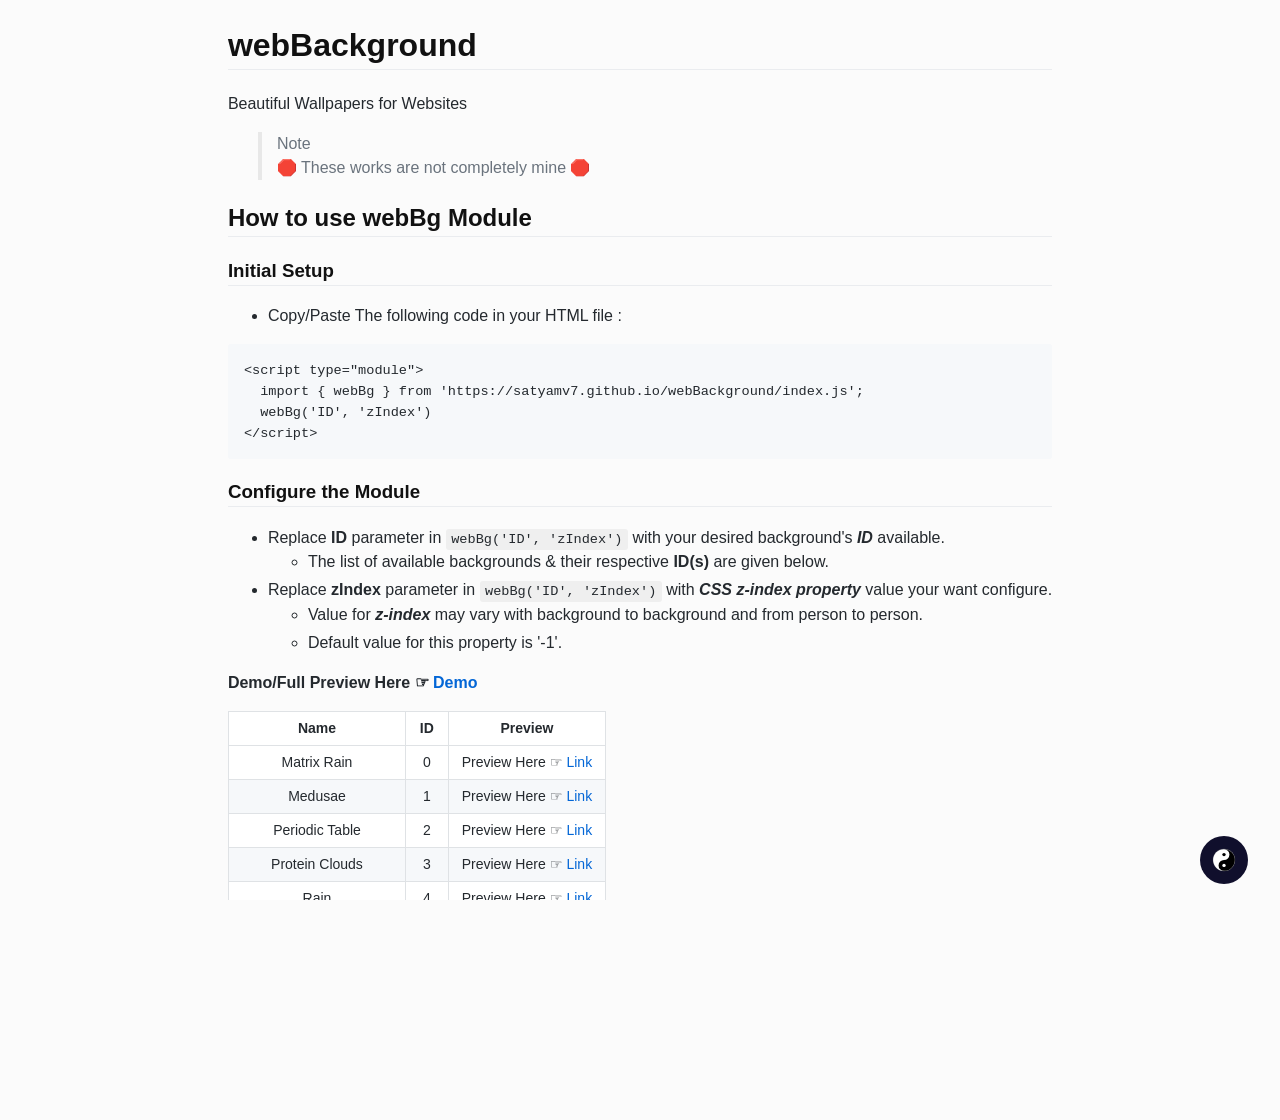
<file: docs/index.html>
<!DOCTYPE html>
<html lang="en">

<head>
    <meta charset="UTF-8">
    <meta name="viewport" content="width=device-width, initial-scale=1.0">
    <link rel="stylesheet" href="src/style.css">
    <link rel="stylesheet" href="src/md.css">
    <title>webBg Module</title>
</head>

<body>
    <div id="root"></div>
    <div id="toggle" class="module--toggle module--zIndex"><img src="assets/symbol.svg" height="50%"></div>
    <div class="blend" id="blender"></div>
    <script src="lib/showdown.min.js"></script>
    <script src="lib/jquery.min.js"></script>
    <script>
        url = "src/md/DOCS.md?nonce=" + Date.now().toString();
        $.ajax({
            url: url,
            type: "GET",
            dataType: "text",
            success: function (results) {
                var converter = new showdown.Converter();
                converter.setFlavor('github');
                var html = converter.makeHtml(results);
                document.querySelector('#root').innerHTML = html
            }
        });
        document.getElementById('toggle').addEventListener('click', () => {
            document.getElementById('blender').classList.toggle('expand');
            document.getElementById('toggle').classList.toggle('module--zIndex');
        });
    </script>
</body>

</html>
</file>
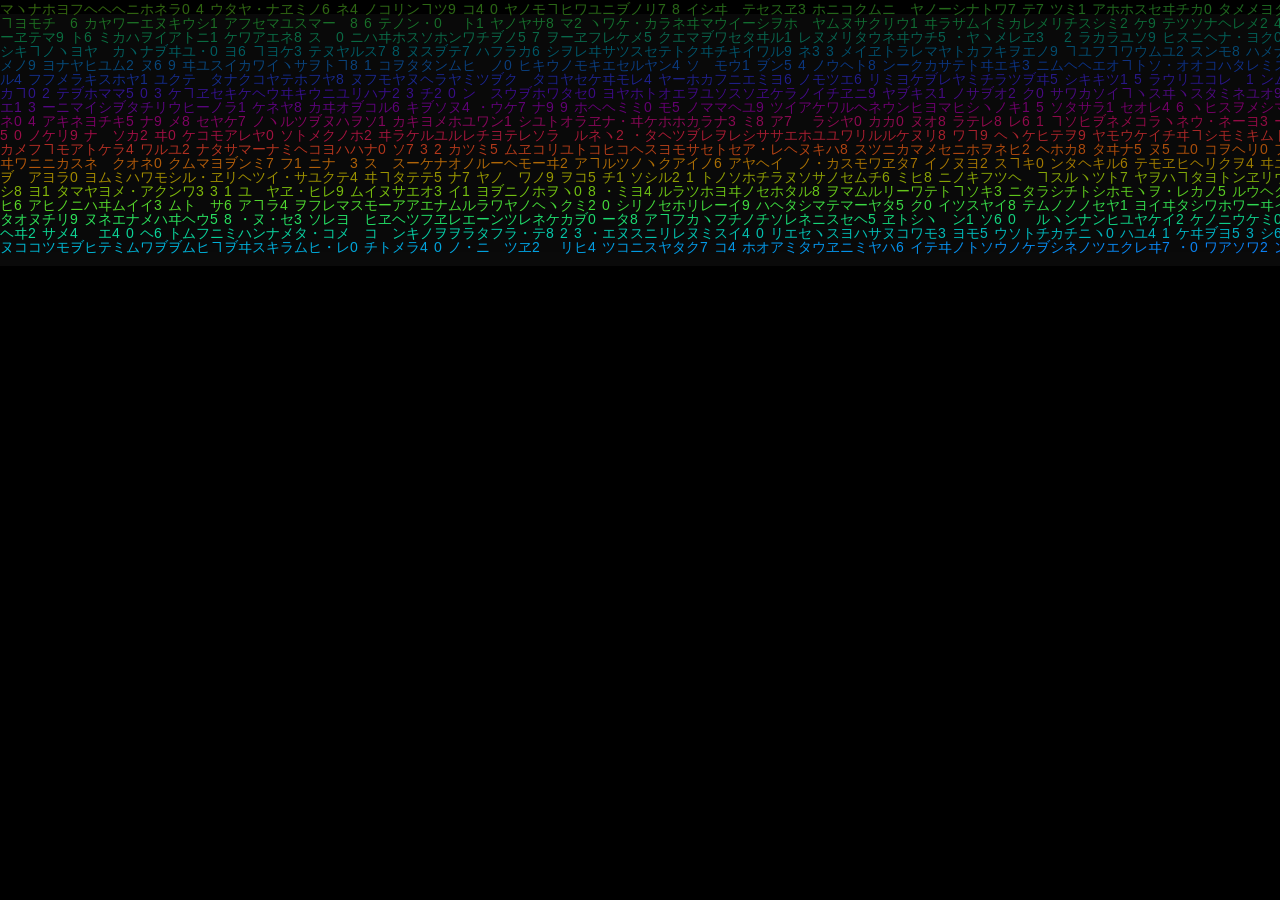
<file: BG/MatrixRain/index.html>
<!DOCTYPE html>
<html>
    <head>
        <meta charset="utf-8">
        <link rel="stylesheet" type="text/css" href="style.css">
        <title>The Matrix</title>
    </head>
<body>
    <canvas id="c"></canvas>
    <script src="script.js"></script>
</body>
</html>
</file>
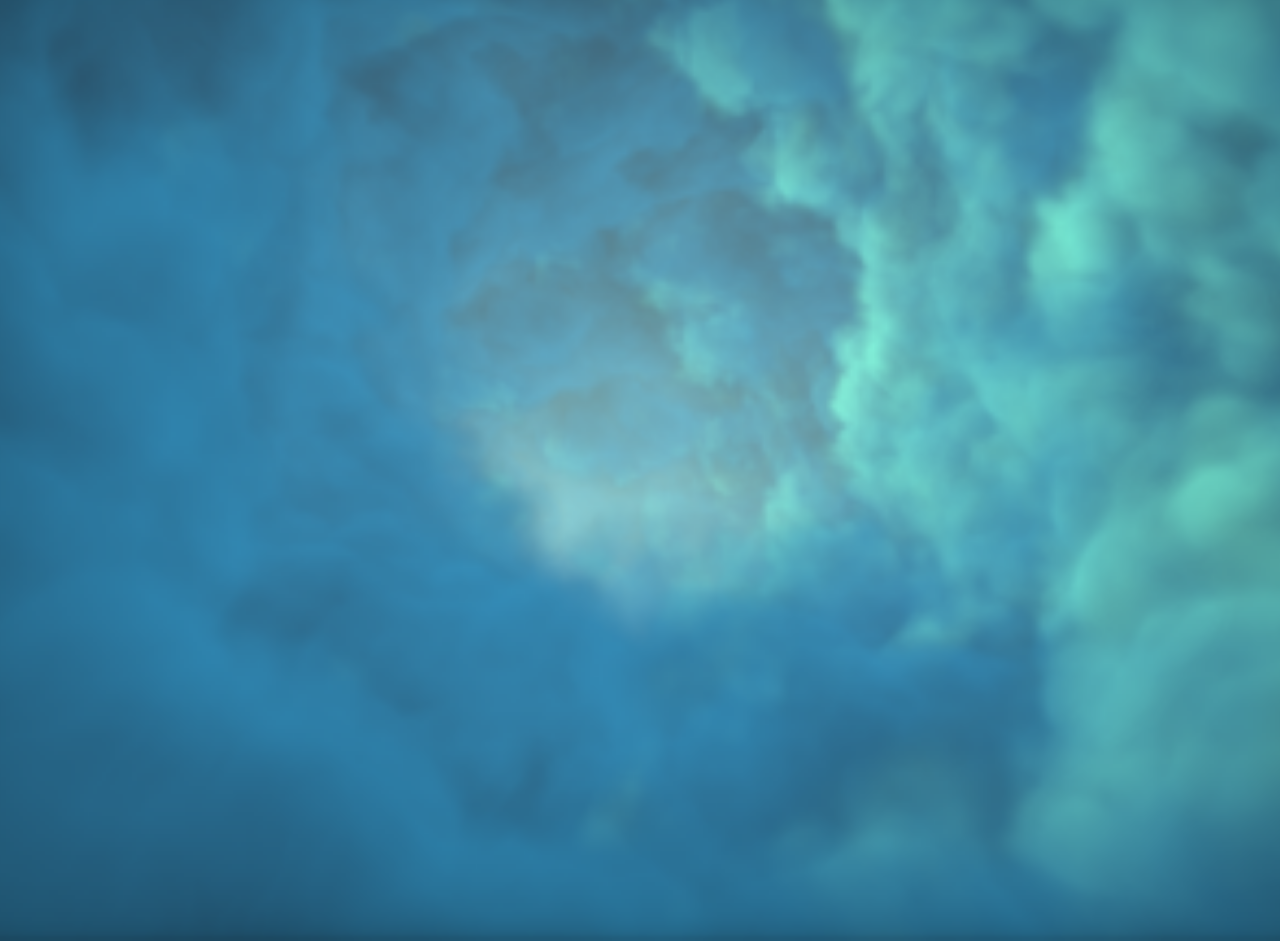
<file: BG/ProteinClouds/index.html>
<!DOCTYPE html>
<html lang="en">

<head>
    <meta charset="UTF-8" />
    <title>Clouds</title>
    <link rel="icon" type="image/x-icon" href="favicon.ico" />
    <link rel="stylesheet" href="styles/style.css" />
    <style>
        .dg {
            display: none;
        }
    </style>
</head>

<body>
    <div id="container"></div>
    <script src="js/dat.gui.min.js"></script>
    <script src="js/three.min.js"></script>
    <script src="js/script.js"></script>
</body>

</html>
</file>
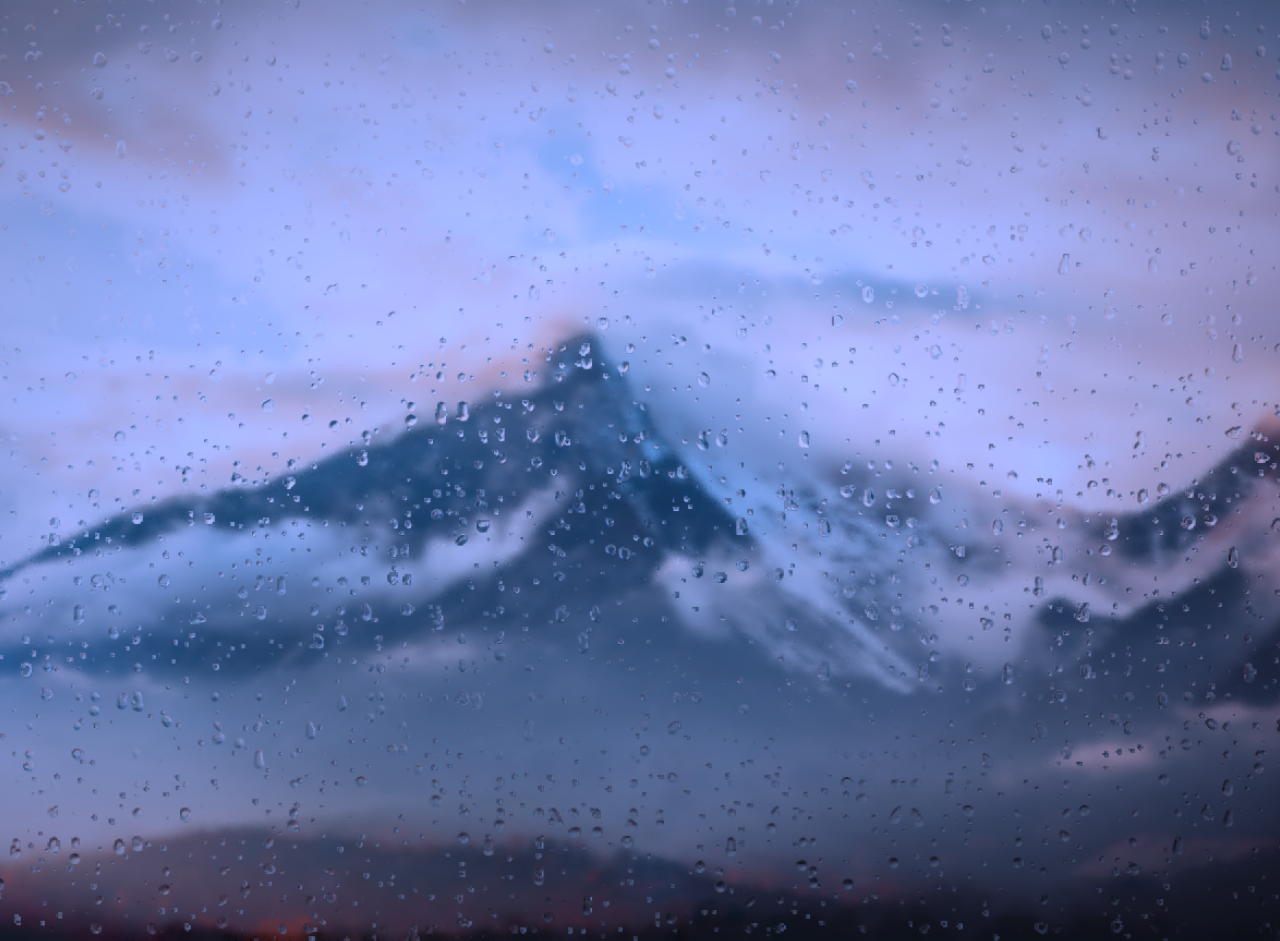
<file: BG/Rain/index.html>
<!DOCTYPE html>
<html lang="en">
  <head>
    <meta charset="UTF-8" />
    <meta property="og:image" content="./social.jpg" />
    <title>Rainy Window</title>
    <link rel="icon" type="image/x-icon" href="favicon.ico" />
  </head>
  <style>
    body {
      background-color: #000;
      margin: 0px;
      overflow: hidden;
    }
    #container {
      transform: scale(1.09);
    }
    .dg {
        display: none;
    }
  </style>
  <body>
    <div id="container"></div>
    <input id="filePicker" type="file" accept=".jpg, .jpeg, .png, .mp4, .webm" style="visibility: hidden" />
    <script src="js/three.min.js"></script>
    <script src="js/dat.gui.min.js"></script>
    <script src="js/script.js"></script>
  </body>
</html>
</file>
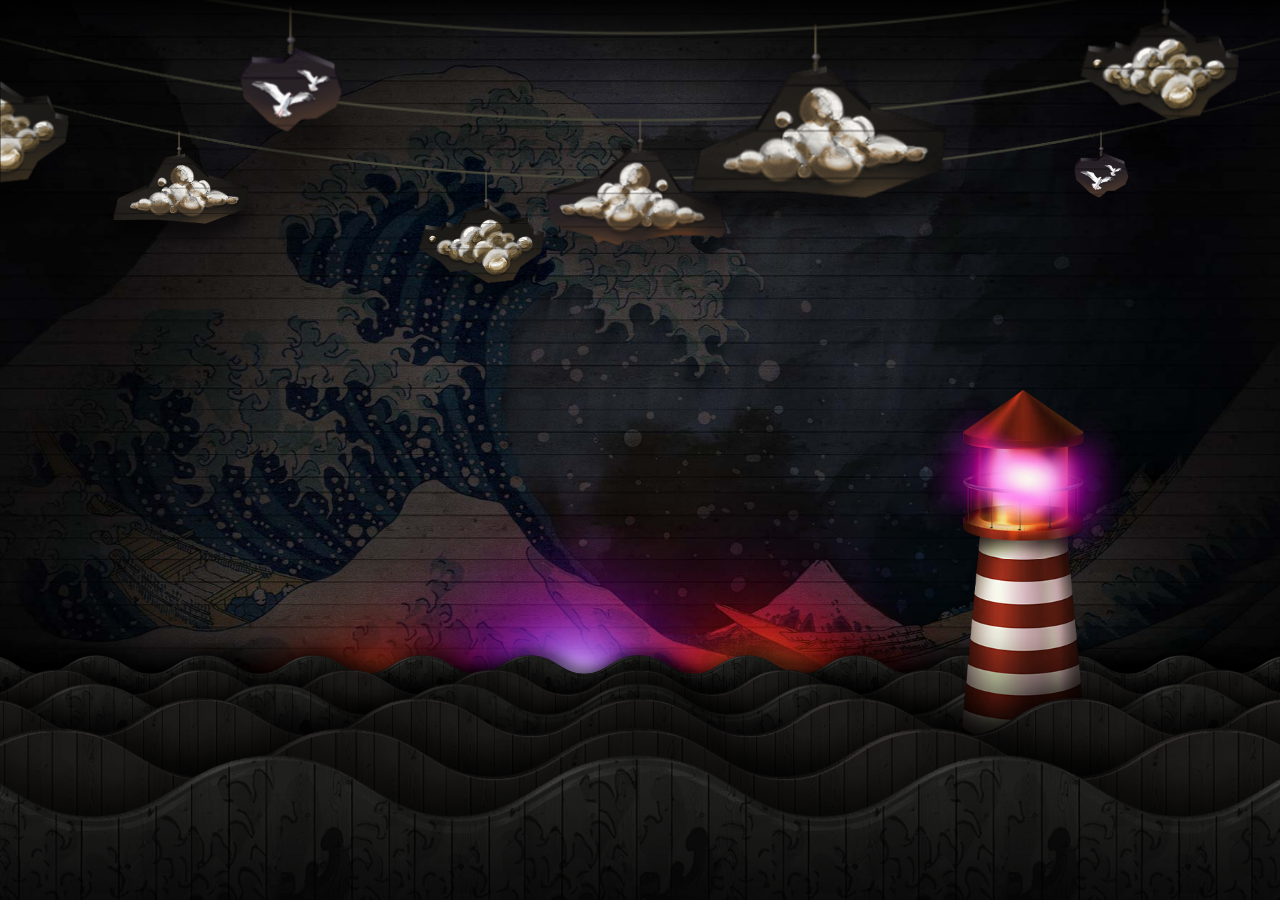
<file: BG/SeaParallax/index.html>
<!DOCTYPE html>
<html>
<head>

	<meta charset="utf-8">

	<title>parallax.js</title>

	<!-- Behavioral Meta Data -->
	<meta name="apple-mobile-web-app-capable" content="yes">
	<meta name="viewport" content="width=device-width, initial-scale=1, maximum-scale=1, user-scalable=no">

	<!-- Core Meta Data -->
	<meta name="author" content="Matthew Wagerfield">
	<meta name="description" content="Simple, lightweight Parallax Engine that reacts to the orientation of a smart device">
	<meta name="keywords" content="parallax,javascript,jquery,zepto,plugin">

	<!-- Open Graph Meta Data -->
	<meta property="og:description" content="Simple, lightweight Parallax Engine that reacts to the orientation of a smart device">
	<meta property="og:site_name" content="parallax.js">
	<meta property="og:title" content="parallax.js">
	<meta property="og:type" content="website">
	<meta property="og:url" content="http://wagerfield.github.io/parallax/index.html">

	<!-- Humans -->
	<link rel="author" href="humans.txt" />

	<!-- Styles -->
	<link rel="stylesheet" type="text/css" href="assets/styles/css/styles.css"/>

</head>
<body>

	<div id="fb-root"></div>

	<div id="container" class="wrapper">
		<ul id="scene" class="scene unselectable"
			data-friction-x="0.1"
			data-friction-y="0.1"
			data-scalar-x="25"
			data-scalar-y="15">
			<li class="layer" data-depth="0.00"></li>
			<li class="layer" data-depth="0.10"><div class="background"></div></li>
			<li class="layer" data-depth="0.10"><div class="light orange b phase-4"></div></li>
			<li class="layer" data-depth="0.10"><div class="light purple c phase-5"></div></li>
			<li class="layer" data-depth="0.10"><div class="light orange d phase-3"></div></li>
			<li class="layer" data-depth="0.15">
				<ul class="rope depth-10">
					<li><img src="assets/images/rope.png" alt="Rope"></li>
					<li class="hanger position-2">
						<div class="board cloud-2 swing-1"></div>
					</li>
					<li class="hanger position-4">
						<div class="board cloud-1 swing-3"></div>
					</li>
					<li class="hanger position-8">
						<div class="board birds swing-5"></div>
					</li>
				</ul>
			</li>	
			<li class="layer" data-depth="0.30">
				<ul class="rope depth-30">
					<li><img src="assets/images/rope.png" alt="Rope"></li>
					<li class="hanger position-1">
						<div class="board cloud-1 swing-3"></div>
					</li>
					<li class="hanger position-5">
						<div class="board cloud-4 swing-1"></div>
					</li>
				</ul>
			</li>
			<li class="layer" data-depth="0.30"><div class="wave paint depth-30"></div></li>
			<li class="layer" data-depth="0.40"><div class="wave plain depth-40"></div></li>
			<li class="layer" data-depth="0.50"><div class="wave paint depth-50"></div></li>
			<li class="layer" data-depth="0.60"><div class="lighthouse depth-60"></div></li>
			<li class="layer" data-depth="0.60">
				<ul class="rope depth-60">
					<li><img src="assets/images/rope.png" alt="Rope"></li>
					<li class="hanger position-3">
						<div class="board birds swing-5"></div>
					</li>
					<li class="hanger position-6">
						<div class="board cloud-2 swing-2"></div>
					</li>
					<li class="hanger position-8">
						<div class="board cloud-3 swing-4"></div>
					</li>
				</ul>
			</li>
			<li class="layer" data-depth="0.60"><div class="wave plain depth-60"></div></li>
			<li class="layer" data-depth="0.80"><div class="wave plain depth-80"></div></li>
			<li class="layer" data-depth="1.00"><div class="wave paint depth-100"></div></li>
		</ul>

		<section id="about" class="wrapper about hide accelerate">
			<div class="cell accelerate">
				<div class="cables center accelerate">
					<div class="panel accelerate">
						<header>
							<h1>parallax<em>.js</em></h1>
						</header>
						<p>WOW, that's deep man! <strong>parallax.js</strong> reacts to the orientation of your smart device, offsetting layers depending on their depth within a scene... Oh, you don't have a smart device? No worries, if no gyroscope or motion detection hardware is available, <strong>parallax.js</strong> uses the position of your cursor instead. Radical.</p>
						<p>This project is a collaboration between<br><a href="http://matthew.wagerfield.com" target="_blank">Matthew Wagerfield</a> &amp; <a href="http://cargocollective.com/whydontwetry" target="_blank">Claudio Guglieri</a>.</p>
						<div class="social">
							<a href="https://twitter.com/wagerfield" class="twitter-follow-button" data-show-count="false">Follow <span class="handle">@wagerfield</span></a>
							<a href="https://twitter.com/claudioguglieri" class="twitter-follow-button" data-show-count="false">Follow <span class="handle">@claudioguglieri</span></a>
						</div>
						<ul class="links">
							<li><a class="download" href="https://github.com/wagerfield/parallax/archive/master.zip">Download</a></li>
							<li><a class="github" target="_blank" href="https://github.com/wagerfield/parallax">GitHub</a></li>
						</ul>
					</div>
				</div>
			</div>
		</section>
		<!--
		<button id="toggle" class="toggle i">
			<div class="cross">
				<div class="x"></div>
				<div class="y"></div>
			</div>
		</button>
			-->
		<div id="prompt" class="wrapper prompt hide accelerate">
			<div class="cell accelerate">
				<div class="panel center unselectable accelerate">
					<button id="dismiss" class="dismiss">
						<div class="cross">
							<div class="x"></div>
							<div class="y"></div>
						</div>
					</button>
					<div class="tilt-scene">
						<img class="tilt" src="assets/images/tilt.png">
					</div>
					<h2>Tilting is fun!</h2>
					<p>For the best experience, check out this site on a mobile or tablet equipped with a gyroscope</p>
					<p>(iPads are the coolest)</p>
				</div>
			</div>
		</div>
		<!--
		<footer>
			<div class="fb-like" data-href="http://wagerfield.github.io/parallax/" data-width="400" data-layout="button_count" data-show-faces="false" data-send="false"></div>
			<a href="https://twitter.com/share" class="twitter-share-button" data-url="http://wagerfield.github.io/parallax/" data-text="Tilting is fun! Check out #parallax.js by @wagerfield & @claudioguglieri »">Tweet</a>
		</footer>
		-->
	</div>
	<!--
	<div id="awwwards" class="left white">
		<a href="http://www.awwwards.com" target="_blank">best websites of the world</a>
	</div>
	-->
	<!-- Scripts -->
	<script src="assets/scripts/js/libraries.min.js"></script>
	<script src="deploy/jquery.parallax.js"></script>
	<script>

	// jQuery Selections
	var $html = $('html'),
			$container = $('#container'),
			$prompt = $('#prompt'),
			$toggle = $('#toggle'),
			$about = $('#about'),
			$scene = $('#scene');

	// Hide browser menu.
	(function() {
		setTimeout(function(){window.scrollTo(0,0);},0);
	})();

	// Setup FastClick.
	FastClick.attach(document.body);

	// Add touch functionality.
	if (Hammer.HAS_TOUCHEVENTS) {
		$container.hammer({drag_lock_to_axis: true});
		_.tap($html, 'a,button,[data-tap]');
	}

	// Add touch or mouse class to html element.
	$html.addClass(Hammer.HAS_TOUCHEVENTS ? 'touch' : 'mouse');

	// Resize handler.
	(resize = function() {
		$scene[0].style.width = window.innerWidth + 'px';
		$scene[0].style.height = window.innerHeight + 'px';
		if (!$prompt.hasClass('hide')) {
			if (window.innerWidth < 600) {
				$toggle.addClass('hide');
			} else {
				$toggle.removeClass('hide');
			}
		}
	})();

	// Attach window listeners.
	window.onresize = _.debounce(resize, 200);
	window.onscroll = _.debounce(resize, 200);

	function showDetails() {
		$about.removeClass('hide');
		$toggle.removeClass('i');
	}

	function hideDetails() {
		$about.addClass('hide');
		$toggle.addClass('i');
	}

	// Listen for toggle click event.
	$toggle.on('click', function(event) {
		$toggle.hasClass('i') ? showDetails() : hideDetails();
	});

	// Pretty simple huh?
	$scene.parallax();

	// Check for orientation support.
	setTimeout(function() {
		if ($scene.data('mode') === 'cursor') {
			$prompt.removeClass('hide');
			if (window.innerWidth < 600) $toggle.addClass('hide');
			$prompt.on('click', function(event) {
				$prompt.addClass('hide');
				if (window.innerWidth < 600) {
					setTimeout(function() {
						$toggle.removeClass('hide');
					},1200);
				}
			});
		}
	},1000);

	</script>

</body>
</html>
</file>
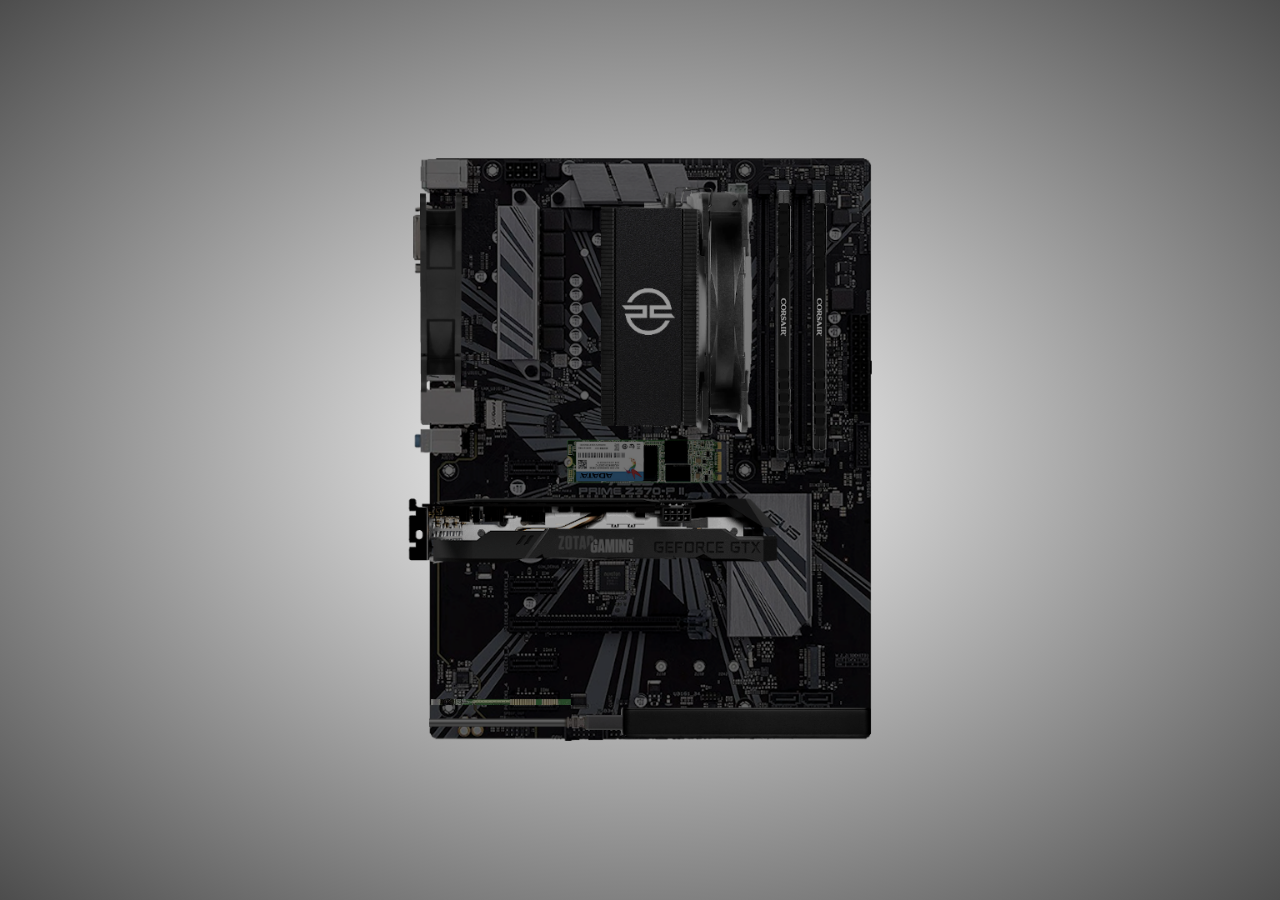
<file: BG/SimpleSystem/index.html>
<!DOCTYPE html>
<html lang="en">
	<head>
		<title>three.js webgl - glTF loader</title>
		<meta charset="utf-8">
		<meta name="viewport" content="width=device-width, user-scalable=no, minimum-scale=1.0, maximum-scale=1.0">
		<link rel="stylesheet" href="style/main.css">
	</head>
	<body id="body">
		
		<div class="bg"></div>

		<div style="z-index: 100; position: absolute; width: 20vw; height: 20vh; left: 10%; top: 15%;" >
			<canvas id="cpuChart" />				
		</div>

		<div style="z-index: 100; position: absolute; width: 20vw; height: 20vh; left: 10%; top: 52.5%;">
			<canvas id="gpuChart" />
		</div>

		<div style="z-index: 100; position: absolute; width: 20vw; height: 20vh; left: 70%; top: 25%;">
			<canvas id="ramChart" />
		</div>

		<div style="z-index: 100; position: absolute; width: 20vw; height: 20vh; left: 70%; top: 62.5%;">
			<canvas id="netChart" />
		</div>
		<!-- New version of chart.js has issue with chartjs-plugin-streaming.js, using this: https://cdn.jsdelivr.net/npm/chart.js@2.8.0 -->
		<script src="js/moment.min.js"></script>
		<script src="js/chart.js"></script>
		<script src="js/chartjs-plugin-streaming.min.js"></script>
		<script src="script.js"></script>
	</body>
</html>
</file>
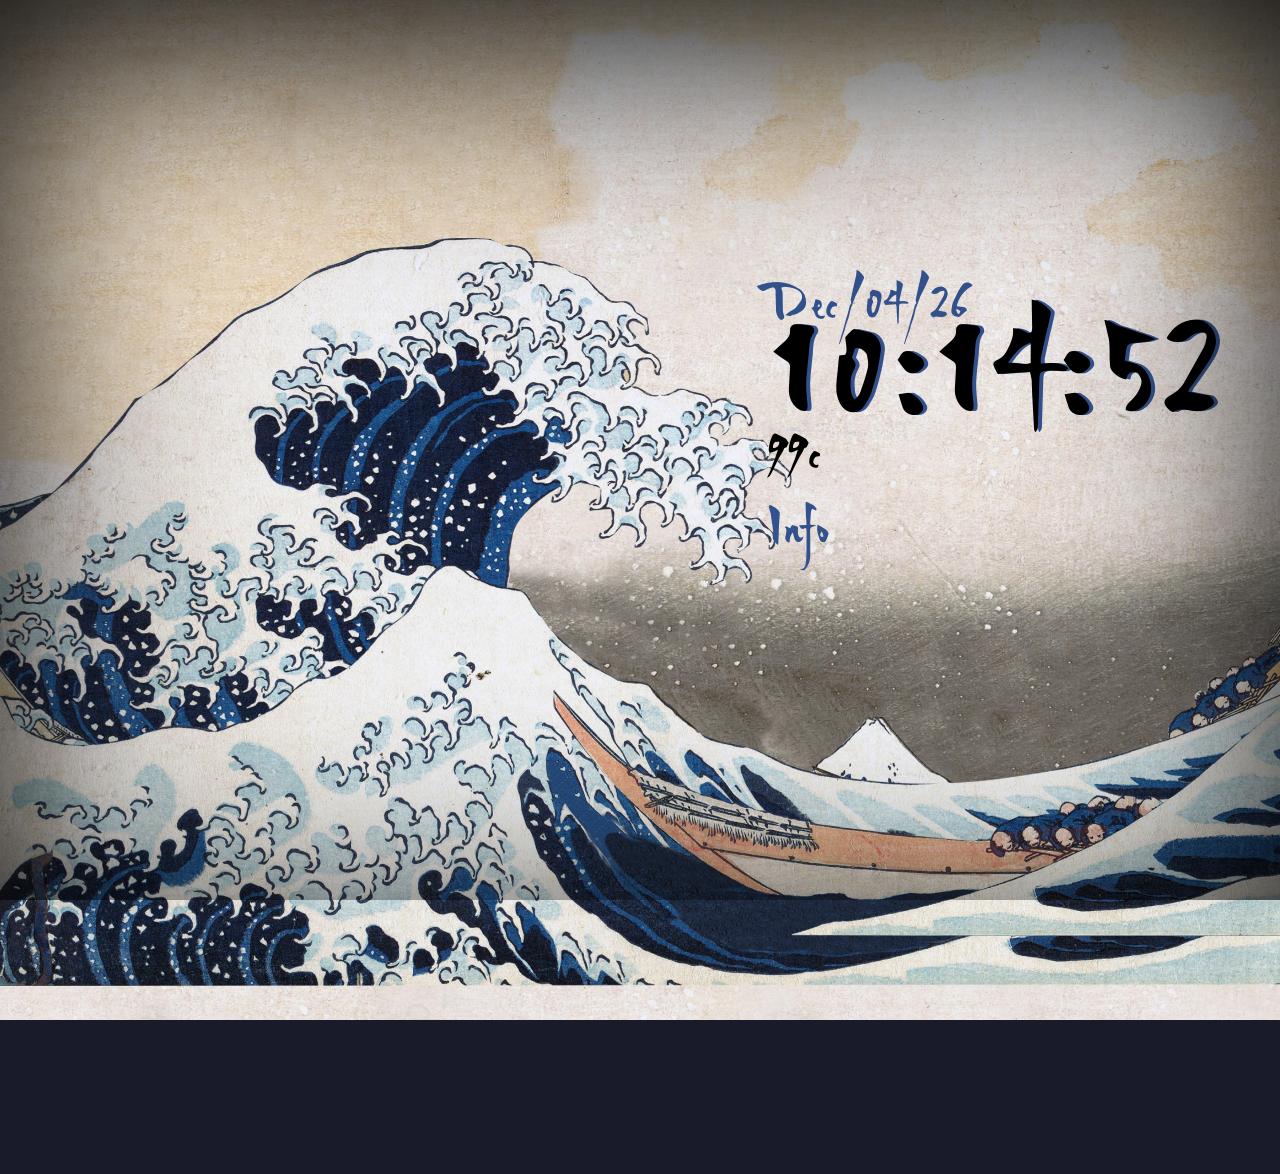
<file: BG/TheGreatWave/index.html>
<!DOCTYPE html>
<html>
<head>
	<meta charset="utf-8">
	<title>The Great Wave</title>
	<!-- Behavioral Meta Data -->
	<meta name="apple-mobile-web-app-capable" content="yes">
	<meta name="viewport" content="width=device-width, initial-scale=1, maximum-scale=1, user-scalable=no">
<link rel="stylesheet" type="text/css" href="css/style.css">
</head>
<body>

	<div id="container" class="container" >
		<div id="scene" class="scene">
		    <div data-depth="0.00"><img style="width: 120%; height: 120%; " src="images/sky.jpg"></div>
		    <div data-depth="0.05"><img style="width: 110%; position: relative; left: 0%;" src="images/mountain.png"></div>
			<div data-depth="0.10"><img style="width: 109%; position: relative; left: 5%;" src="images/wave_bg_2.png" ></div>
			<div data-depth="0.15"><img style="width: 109%; position: relative; left: -1%;" src="images/wave_bg_1.png"></div>
			<!--<div data-depth="0.12"><img style="width: 106%;" src="images/ship_bg_4.png"></div>-->
			<div data-depth="0.20"><img style="width: 105%; position: relative; left: 2.5%;" src="images/wave_bg_3.png"></div>
			<div data-depth="0.25"><img style="width: 105%; position: relative; left: 4%;" src="images/ship_fg_1.png"></div>
		</div>
	</div>

		</div>
	</div>


	<div id="card" class="weather">
		<div class="details">
			<div id="date" class="date">Monday 22 August</div>
			<div id="time" class="time">11:30pm</div>
			<div id="currentTemp" class="temp">99<span>c</span></div>
			<div id="summary" class="summary">Info</div>
		</div>
	</div>

	<!-- Scripts -->
	<script src="js/parallax.min.js"></script>
	<script src="js/weather.js"></script>
	<script>

	var scene = document.getElementById('scene');
	var parallax = new Parallax(scene);

	elements = document.querySelectorAll('#scene > div');
	for(var x = 1;x<elements.length;x++){
	    elements[x].style.top="";
	    elements[x].style.bottom="0px"
	}  
	elements[0].children[0].style.position="relative";
	elements[0].children[0].style.bottom="150px";
	elements[1].children[0].style.position="relative";
	elements[1].children[0].style.bottom="-85px";
	elements[2].children[0].style.position="relative";
	elements[2].children[0].style.bottom="-85px";
	elements[3].children[0].style.position="relative";
	elements[3].children[0].style.bottom="-150px";
	elements[5].children[0].style.position="relative";
	elements[5].children[0].style.bottom="50px";

	function ResizeFn(){
	    elements[0].style.height = window.outerHeight+"px"
	}
	ResizeFn();
	window.onresize=e=>ResizeFn();

</script>

</body>
</html>
</file>
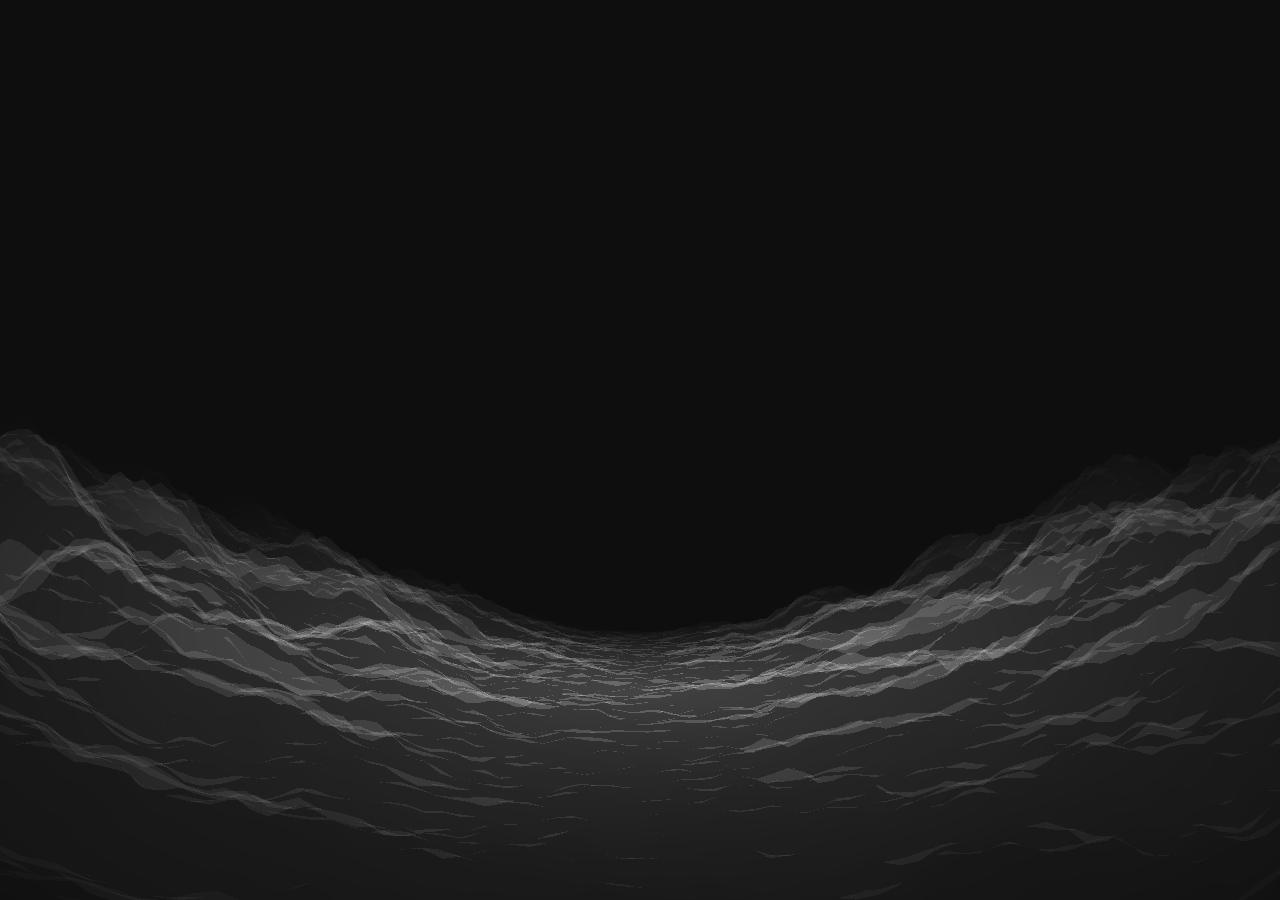
<file: BG/TheHill/index.html>
<!DOCTYPE html>
<html lang="en" >
<head>
  <meta charset="UTF-8">
  <title>The Hill</title>
  <link rel="stylesheet" href="css/normalize.min.css">
  <link rel="stylesheet" href="css/style.css">

</head>
<body>
<canvas class="p-canvas-webgl" id="canvas-webgl"></canvas>
<script src="js/three.min.js"></script>
<script src="js/jquery.min.js"></script>
<script src="js/script.js"></script>

</body>
</html>
</file>
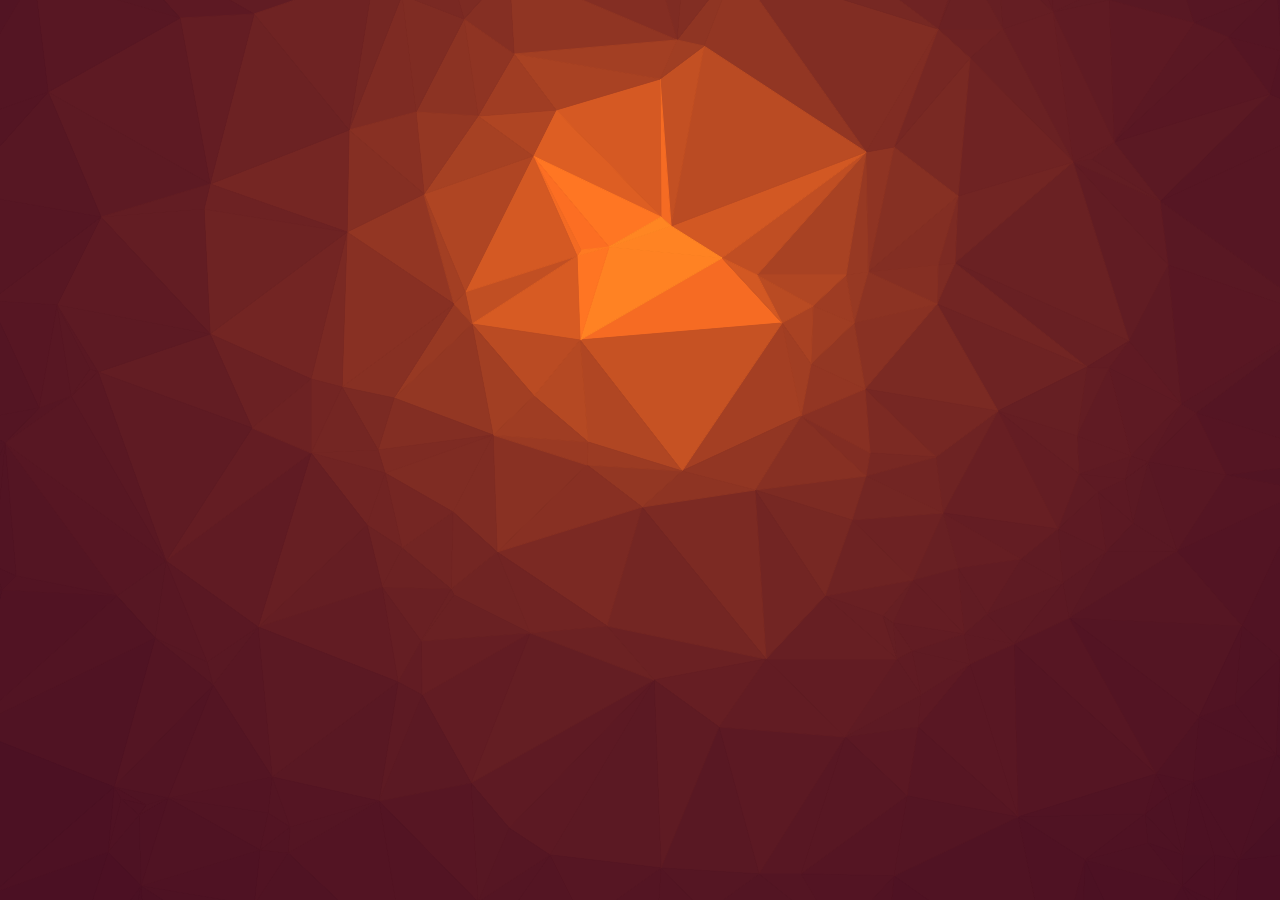
<file: BG/TrianglesAndLight/index.html>
<!DOCTYPE html>
<html lang="en" >
<head>
  <meta charset="UTF-8">
  <title>Triangles & Light</title>
  <link rel="stylesheet" href="css/style.css">

</head>
<body>
<!-- partial:index.partial.html -->
<div id="container" class="container">
  <div id="output" class="container">
    <!--
  </div>
  <ul id="links" class="links">
    <p>Press space to drop or pick up the light. Enter key to add another one</p>
    <li><a class="who" href="https://twitter.com/msurguy" target="_blank">by msurguy</a></li>
    <li><a class="blog" href="http://maxoffsky.com" target="_blank">Blog post</a></li>
    <li><a class="source" href="https://github.com/msurguy/triangles" target="_blank">GitHub</a></li>
  </ul>

</div>

<div id="controls" class="controls">
</div>
-->
<!-- partial -->
  <script  src="js/script.js"></script>
</body>
</html>
</file>
<file: docs/src/style.css>
html {
    width: 100%;
    height: 100%;
    overflow: overlay;
    scroll-behavior: smooth;
}

::-webkit-scrollbar {
    width: 5px;
    display: block;
    background: transparent;
}

::-webkit-scrollbar-thumb {
    display: block;
    background: #5e5e5e;
    border-radius: 7.5px;
}

::-webkit-scrollbar-track {
    background: transparent;
}

body {
    display: flex;
    justify-content: center;
    align-items: center;
    width: 100%;
    height: 100%;
    overflow: overlay;
    margin: 0;
    padding: 0 !important;
}

#root {
    height: 100%;
    padding: 100px 0;
}

.expand {
    transform: scale(120);
}

#blender {
    width: 3rem;
    height: 3rem;
    position: fixed;
    border-radius: 50%;
    right: 32px;
    bottom: 1rem;
    pointer-events: none;
    background: white;
    transition: all 1s ease;
    mix-blend-mode: difference;
}

.module--toggle {
    background: #100f2c;
    width: 3rem;
    height: 3rem;
    position: fixed;
    border-radius: 50%;
    right: 32px;
    bottom: 1rem;
    cursor: pointer;
    user-select: none;
    transition: all 1s ease;
    display: flex;
    justify-content: center;
    align-items: center;
}

.module--zIndex {
    z-index: 1;
}

@media screen and (max-width: 380px) {
    .module--zIndex {
        opacity: 0.2;
    }
}

@media screen and (max-width: 380px) {
    .module--toggle {
        right: 1rem;
        opacity: 0.8;
    }
}

@media screen and (max-width: 380px) {
    .blend {
        right: 1rem;
    }
}
</file>
<file: docs/src/md.css>
body {
    font: 400 16px/1.5 "Helvetica Neue", Helvetica, Arial, sans-serif;
    color: #111;
    background-color: #fbfbfb;
    -webkit-text-size-adjust: 100%;
    -webkit-font-feature-settings: "kern" 1;
    -moz-font-feature-settings: "kern" 1;
    -o-font-feature-settings: "kern" 1;
    font-feature-settings: "kern" 1;
    font-kerning: normal;
    padding: 30px;
}

@media only screen and (max-width: 600px) {
    body {
        padding: 5px;
    }
    body>#content {
        padding: 0px 20px 20px 20px !important;
    }
}

body>#content {
    margin: 0px;
    max-width: 900px;
    border: 1px solid #e1e4e8;
    padding: 10px 40px;
    padding-bottom: 20px;
    border-radius: 2px;
    margin-left: auto;
    margin-right: auto;
}

summary {
    cursor: pointer;
    text-decoration: underline;
}

hr {
    color: #bbb;
    background-color: #bbb;
    height: 1px;
    flex: 0 1 auto;
    margin: 1em 0;
    padding: 0;
    border: none;
}

.hljs-operator {
    color: #868686;
    /* There is a bug where the syntax highlighter would pick no color for e.g. `&&` symbols in the code samples. Let's overwrite this */
}


/**
 * Links
 */

a {
    color: #0366d6;
    text-decoration: none;
}

a:visited {
    color: #0366d6;
}

a:hover {
    color: #0366d6;
    text-decoration: underline;
}

pre {
    background-color: #f6f8fa;
    border-radius: 3px;
    font-size: 85%;
    line-height: 1.45;
    overflow: auto;
    padding: 16px;
}


/**
  * Code blocks
  */

code {
    background-color: rgba(27, 31, 35, .05);
    border-radius: 3px;
    font-size: 85%;
    margin: 0;
    word-wrap: break-word;
    padding: .2em .4em;
    font-family: SFMono-Regular, Consolas, Liberation Mono, Menlo, Courier, monospace;
}

pre>code {
    background-color: transparent;
    border: 0;
    display: inline;
    line-height: inherit;
    margin: 0;
    overflow: visible;
    padding: 0;
    word-wrap: normal;
    font-size: 100%;
}


/**
 * Blockquotes
 */

blockquote {
    margin-left: 30px;
    margin-top: 0px;
    margin-bottom: 16px;
    border-left-width: 3px;
    padding: 0 1em;
    color: #828282;
    border-left: 4px solid #e8e8e8;
    padding-left: 15px;
    font-size: 18px;
    letter-spacing: -1px;
    font-style: italic;
}

blockquote * {
    font-style: normal !important;
    letter-spacing: 0;
    color: #6a737d !important;
}


/**
 * Tables
 */

table {
    border-spacing: 2px;
    display: block;
    font-size: 14px;
    overflow: auto;
    width: 100%;
    margin-bottom: 16px;
    border-spacing: 0;
    border-collapse: collapse;
}

td {
    padding: 6px 13px;
    border: 1px solid #dfe2e5;
}

th {
    font-weight: 600;
    padding: 6px 13px;
    border: 1px solid #dfe2e5;
}

tr {
    background-color: #fff;
    border-top: 1px solid #c6cbd1;
}

table tr:nth-child(2n) {
    background-color: #f6f8fa;
}


/**
 * Others
 */

img {
    max-width: 100%;
}

p {
    line-height: 24px;
    font-weight: 400;
    font-size: 16px;
    color: #24292e;
}

ul {
    margin-top: 0;
}

li {
    color: #24292e;
    font-size: 16px;
    font-weight: 400;
    line-height: 1.5;
}

li+li {
    margin-top: 0.25em;
}

* {
    font-family: -apple-system, BlinkMacSystemFont, "Segoe UI", Helvetica, Arial, sans-serif, "Apple Color Emoji", "Segoe UI Emoji", "Segoe UI Symbol";
    color: #24292e;
}

a:visited {
    color: #0366d6;
}

h1,
h2,
h3 {
    border-bottom: 1px solid #eaecef;
    color: #111;
    /* Darker */
}

code>* {
    font-family: Consolas, "Liberation Mono", Menlo, Courier, monospace !important;
}
</file>
<file: BG/MatrixRain/style.css>
* {
    margin: 0;
    padding: 0;
}

body {
    background: black;
}

canvas {
    display: block;
}

#color {
    color: #BBB;
    font-family: helvetica, arial, sans-serif;
    font-size: 1.2em;
    position: absolute;
    bottom: 0;
    right: 0;
    z-index: 1000;
}
</file>
<file: BG/ProteinClouds/styles/style.css>
body {
  background-color: #000;
  margin: 0px;
  overflow: hidden;
}

#container {
  transform: scale(1.09);
  z-index: -10;
  opacity: 1;
}
</file>
<file: BG/SeaParallax/assets/styles/css/styles.css>
article,
aside,
details,
figcaption,
figure,
footer,
header,
hgroup,
nav,
section,
summary {
  display: block; }

audio,
canvas,
video {
  display: inline-block;
  *display: inline;
  *zoom: 1; }

audio:not([controls]) {
  display: none;
  height: 0; }

[hidden] {
  display: none; }

html {
  font-size: 100%;
  -webkit-text-size-adjust: 100%;
  -ms-text-size-adjust: 100%; }

html,
button,
input,
select,
textarea {
  font-family: sans-serif; }

body {
  margin: 0;
  overflow: hidden; }

a:focus {
  outline: thin dotted; }

a:hover,
a:active {
  outline: 0; }

abbr[title] {
  border-bottom: 1px dotted; }

b,
strong {
  font-weight: bold; }

dfn {
  font-style: italic; }

mark {
  background: #ff0;
  color: #000; }

pre,
code,
kbd,
samp {
  font-family: monospace, serif;
  _font-family: "courier new", monospace;
  font-size: 1em; }

q {
  quotes: none; }

q:before,
q:after {
  content: "";
  content: none; }

small {
  font-size: 75%; }

sub,
sup {
  font-size: 75%;
  line-height: 0;
  position: relative;
  vertical-align: baseline; }

sup {
  top: -0.5em; }

sub {
  bottom: -0.25em; }

dl,
menu,
ol,
ul {
  margin: 1em 0; }

dd {
  margin: 0 0 0 40px; }

menu,
ol,
ul {
  padding: 0 0 0 40px; }

nav ul,
nav ol {
  list-style: none;
  list-style-image: none; }

img {
  border: 0;
  -ms-interpolation-mode: bicubic; }

svg:not(:root) {
  overflow: hidden; }

figure {
  margin: 0; }

form {
  margin: 0; }

fieldset {
  border: 1px solid #c0c0c0;
  margin: 0 0;
  padding: 0.35em 0.625em 0.75em; }

legend {
  border: 0;
  padding: 0;
  white-space: normal;
  *margin-left: -7px; }

button,
input,
select,
textarea {
  font-size: 100%;
  margin: 0;
  vertical-align: baseline;
  *vertical-align: middle; }

button,
input {
  line-height: normal; }

button,
input[type="button"],
input[type="reset"],
input[type="submit"] {
  cursor: pointer;
  -webkit-appearance: button;
  *overflow: visible; }

button[disabled],
input[disabled] {
  cursor: default; }

input[type="checkbox"],
input[type="radio"] {
  box-sizing: border-box;
  padding: 0;
  *height: 13px;
  *width: 13px; }

input[type="search"] {
  -webkit-appearance: textfield;
  -moz-box-sizing: content-box;
  -webkit-box-sizing: content-box;
  box-sizing: content-box; }

input[type="search"]::-webkit-search-decoration,
input[type="search"]::-webkit-search-cancel-button {
  -webkit-appearance: none; }

button::-moz-focus-inner,
input::-moz-focus-inner {
  border: 0;
  padding: 0; }

textarea {
  overflow: auto;
  vertical-align: top; }

table {
  border-collapse: collapse;
  border-spacing: 0; }

@font-face {
  font-family: "icons";
  src: url("../../fonts/icons/icons.eot");
  src: url("../../fonts/icons/icons.eot?#iefix") format("embedded-opentype"), url("../../fonts/icons/icons.woff") format("woff"), url("../../fonts/icons/icons.ttf") format("truetype"), url("../../fonts/icons/icons.svg#icons") format("svg");
  font-weight: normal;
  font-style: normal; }
::selection {
  text-shadow: none;
  background: #000000;
  color: #FFFFFF; }

::-moz-selection {
  text-shadow: none;
  background: #000000;
  color: #FFFFFF; }

html {
  font-family: "Roboto Slab", sans-serif;
  font-size: 12px; }

body {
  -webkit-font-smoothing: antialiased;
  text-rendering: optimizeLegibility;
  line-height: 1.4em;
  background-color: #000000;
  text-align: center;
  color: #FFFFFF; }

h1, h2, h3 {
  line-height: 1.4em;
  font-weight: 300;
  margin: 0; }

h1 {
  font-size: 2.83333em; }

h2 {
  font-size: 2.33333em; }

p {
  margin: 0 0 1.4em; }

em {
  font-style: normal;
  color: #D92400; }

img {
  display: block;
  width: 100%; }

ul {
  list-style: none;
  display: block;
  padding: 0;
  margin: 0; }

a {
  text-decoration: none;
  color: #D92400; }

button {
  -webkit-font-smoothing: antialiased;
  -webkit-border-radius: 24px;
  -moz-border-radius: 24px;
  border-radius: 24px;
  -webkit-background-clip: padding-box;
  -moz-background-clip: padding-box;
  background-clip: padding-box;
  font-size: 1.33333em;
  line-height: 45.6px;
  font-family: "Dosis", sans-serif;
  background-color: #F2F2F2;
  font-weight: 600;
  height: 48px;
  width: 48px;
  position: relative;
  display: block;
  margin: 0 auto;
  outline: none;
  border: none; }
  button.hide {
    opacity: 0; }

footer {
  position: absolute;
  text-align: right;
  line-height: 0;
  font-size: 0;
  bottom: 0;
  right: 0;
  left: 0; }
  footer .fb-like {
    display: inline-block;
    position: absolute;
    margin-left: 12px;
    bottom: 48px;
    right: 22px; }
  footer .twitter-share-button {
    display: inline-block;
    position: absolute;
    margin-left: 12px;
    bottom: 20px;
    right: 10px; }

.accelerate {
  -webkit-transform: translate3d(0,0,0);
  -moz-transform: translate3d(0,0,0);
  transform: translate3d(0,0,0);
  -webkit-transform-style: preserve-3d;
  -moz-transform-style: preserve-3d;
  transform-style: preserve-3d;
  -webkit-backface-visibility: hidden;
  -moz-backface-visibility: hidden;
  backface-visibility: hidden; }

.center {
  max-width: 400px;
  margin: 0 auto;
  width: 88%; }

.wrapper {
  min-height: 460px;
  position: absolute;
  overflow: hidden;
  display: table;
  height: 100%;
  width: 100%;
  left: 0;
  top: 0; }

.cell {
  vertical-align: middle;
  display: table-cell; }

.panel {
  -webkit-box-shadow: 0 2px 8px rgba(0, 0, 0, 0.6);
  -moz-box-shadow: 0 2px 8px rgba(0, 0, 0, 0.6);
  box-shadow: 0 2px 8px rgba(0, 0, 0, 0.6);
  -webkit-border-radius: 6px;
  -moz-border-radius: 6px;
  border-radius: 6px;
  -webkit-background-clip: padding-box;
  -moz-background-clip: padding-box;
  background-clip: padding-box;
  -webkit-transform: translate3d(0,0,0);
  -moz-transform: translate3d(0,0,0);
  transform: translate3d(0,0,0);
  position: relative; }

.about {
  -webkit-font-smoothing: auto;
  -webkit-perspective: 1000px;
  -moz-perspective: 1000px;
  perspective: 1000px;
  color: #666666; }
  .about:after {
    background-image: -webkit-linear-gradient(top, rgba(0, 0, 0, 0.8) 0%, transparent 100%);
    background-image: -moz-linear-gradient(top, rgba(0, 0, 0, 0.8) 0%, transparent 100%);
    background-image: linear-gradient(top, rgba(0, 0, 0, 0.8) 0%, transparent 100%);
    position: absolute;
    display: block;
    width: 100%;
    content: "";
    height: 5%;
    left: 0;
    top: 0; }
  .about.hide .cables {
    -webkit-transform: translate3d(0,-10%,0) rotateX(-90deg);
    -moz-transform: translate3d(0,-10%,0) rotateX(-90deg);
    transform: translate3d(0,-10%,0) rotateX(-90deg);
    opacity: 0; }
  .about.hide .panel {
    -webkit-transform: rotateX(-20deg);
    -moz-transform: rotateX(-20deg);
    transform: rotateX(-20deg); }
  .about .panel,
  .about .cables {
    -webkit-transform: translate3d(0,0,0);
    -moz-transform: translate3d(0,0,0);
    transform: translate3d(0,0,0);
    -webkit-transform-style: preserve-3d;
    -moz-transform-style: preserve-3d;
    transform-style: preserve-3d;
    -webkit-backface-visibility: hidden;
    -moz-backface-visibility: hidden;
    backface-visibility: hidden;
    position: relative; }
  .about .cables {
    -webkit-transform-origin: 50% -100%;
    -moz-transform-origin: 50% -100%;
    transform-origin: 50% -100%; }
    .about .cables:before {
      left: 10%;
      background: transparent url(../../images/cable.png) 0 0 no-repeat;
      position: absolute;
      display: block;
      height: 860px;
      width: 30px;
      content: "";
      top: -837px;
      z-index: 1; }
    .about .cables:after {
      right: 10%;
      background: transparent url(../../images/cable.png) 0 0 no-repeat;
      position: absolute;
      display: block;
      height: 860px;
      width: 30px;
      content: "";
      top: -837px;
      z-index: 1; }
  .about .panel {
    -webkit-transform-origin: 50% 0%;
    -moz-transform-origin: 50% 0%;
    transform-origin: 50% 0%;
    background: #F2F2F2 url(../../images/panel.jpg) -7px 0;
    background-size: 399px 357px; }
    .about .panel:before {
      border-left: 1px dashed rgba(29, 31, 39, 0.2);
      position: absolute;
      display: block;
      height: 100%;
      content: "";
      left: 5%;
      top: 0; }
    .about .panel:after {
      -webkit-border-radius: 0 0 6px 0;
      -moz-border-radius: 0 0 6px 0;
      border-radius: 0 0 6px 0;
      -webkit-background-clip: padding-box;
      -moz-background-clip: padding-box;
      background-clip: padding-box;
      background: transparent url(../../images/compass.png) 0 0 no-repeat;
      background-size: 224px 224px;
      position: absolute;
      display: block;
      height: 160px;
      width: 120px;
      opacity: 0.2;
      content: "";
      bottom: 0;
      right: 0; }
    .about .panel header {
      padding: 1em 0 1em; }
      .about .panel header:before {
        -webkit-border-radius: 6px 0 0 0;
        -moz-border-radius: 6px 0 0 0;
        border-radius: 6px 0 0 0;
        -webkit-background-clip: padding-box;
        -moz-background-clip: padding-box;
        background-clip: padding-box;
        background: transparent url(../../images/map.png) 0 0 no-repeat;
        background-size: 60.5px 82.5px;
        position: absolute;
        display: block;
        height: 150px;
        width: 110px;
        opacity: 0.8;
        content: "";
        left: 0;
        top: 0; }
    .about .panel h1 {
      font-weight: 100;
      color: #D92400; }
      .about .panel h1 em {
        color: #1D1F27; }
    .about .panel p {
      margin: 0 8% 1.2em;
      position: relative;
      z-index: 1; }
      .about .panel p strong {
        font-weight: 700;
        color: #1D1F27; }
    .about .panel .social {
      margin: 1.4em 0 1em;
      position: relative;
      z-index: 1; }
    .about .panel .twitter-follow-button {
      display: inline-block;
      margin-bottom: 0.8em; }
      .about .panel .twitter-follow-button + .twitter-follow-button {
        margin-left: 0.4em; }
    .about .panel .links {
      zoom: 1;
      -webkit-box-shadow: 0 0 8px 4px rgba(0, 0, 0, 0.1);
      -moz-box-shadow: 0 0 8px 4px rgba(0, 0, 0, 0.1);
      box-shadow: 0 0 8px 4px rgba(0, 0, 0, 0.1);
      border-top: 1px solid rgba(0, 0, 0, 0.2);
      position: relative;
      z-index: 1; }
      .about .panel .links:after, .about .panel .links:before {
        display: table;
        content: ""; }
      .about .panel .links:after {
        clear: both; }
      .about .panel .links li {
        -webkit-box-sizing: border-box;
        -moz-box-sizing: border-box;
        box-sizing: border-box;
        display: block;
        float: left;
        width: 50%; }
        .about .panel .links li a {
          -webkit-border-radius: 0 0 0 5px;
          -moz-border-radius: 0 0 0 5px;
          border-radius: 0 0 0 5px;
          -webkit-background-clip: padding-box;
          -moz-background-clip: padding-box;
          background-clip: padding-box; }
        .about .panel .links li + li {
          border-left: 1px solid rgba(0, 0, 0, 0.2); }
          .about .panel .links li + li a {
            -webkit-border-radius: 0 0 5px 0;
            -moz-border-radius: 0 0 5px 0;
            border-radius: 0 0 5px 0;
            -webkit-background-clip: padding-box;
            -moz-background-clip: padding-box;
            background-clip: padding-box; }
      .about .panel .links a {
        -webkit-font-smoothing: antialiased;
        font-size: 1.33333em;
        font-family: "Dosis", sans-serif;
        text-transform: uppercase;
        font-weight: 600;
        padding: 1em 0 1.1em;
        display: block; }
        .about .panel .links a.github:before, .about .panel .links a.download:before {
          content: "";
          font-family: "icons";
          text-transform: none;
          font-weight: normal;
          font-style: normal;
          line-height: 1em;
          font-size: 0.8em;
          margin-right: 0.5em;
          margin-left: -0.8em;
          position: relative;
          top: -1px; }
        .about .panel .links a.download:before {
          content: "d"; }
        .about .panel .links a.github:before {
          margin-right: 0.4em;
          content: "g"; }

.toggle {
  -webkit-box-shadow: 0 2px 8px rgba(0, 0, 0, 0.6);
  -moz-box-shadow: 0 2px 8px rgba(0, 0, 0, 0.6);
  box-shadow: 0 2px 8px rgba(0, 0, 0, 0.6);
  margin: -24px;
  position: absolute;
  bottom: 11.6%;
  left: 50%; }
  .toggle.i .cross {
    -webkit-transform: rotateZ(0deg);
    -moz-transform: rotateZ(0deg);
    transform: rotateZ(0deg); }
    .toggle.i .cross .x {
      margin-left: -2px;
      width: 4px;
      margin-top: -12px; }
    .toggle.i .cross .y {
      margin-top: -4px;
      height: 16px; }

.cross {
  -webkit-transform: rotateZ(45deg);
  -moz-transform: rotateZ(45deg);
  transform: rotateZ(45deg);
  position: absolute;
  left: 50%;
  top: 50%; }
  .cross .x, .cross .y {
    -webkit-border-radius: 2px;
    -moz-border-radius: 2px;
    border-radius: 2px;
    -webkit-background-clip: padding-box;
    -moz-background-clip: padding-box;
    background-clip: padding-box;
    background-color: #1D1F27;
    height: 4px;
    width: 4px;
    margin: -2px;
    position: absolute;
    left: 0;
    top: 0; }
  .cross .x {
    margin-left: -12px;
    margin-top: -2px;
    width: 24px; }
  .cross .y {
    margin-top: -12px;
    height: 24px; }

.prompt.hide {
  visibility: hidden; }
  .prompt.hide .panel {
    -webkit-transform: translate3d(0,250%,0) rotateY(360deg);
    -moz-transform: translate3d(0,250%,0) rotateY(360deg);
    transform: translate3d(0,250%,0) rotateY(360deg);
    opacity: 0; }
.prompt .cell {
  -webkit-perspective: 1000px;
  -moz-perspective: 1000px;
  perspective: 1000px; }
.prompt .dismiss {
  -webkit-transform: scale(0.5);
  -moz-transform: scale(0.5);
  transform: scale(0.5);
  background-color: transparent;
  position: absolute;
  right: 4px;
  top: 4px; }
.prompt .x, .prompt .y {
  background: #FFFFFF; }
.prompt .center {
  max-width: 300px;
  width: 82%; }
.prompt .panel {
  -webkit-perspective: none;
  -moz-perspective: none;
  perspective: none;
  -webkit-transform-style: flat;
  -moz-transform-style: flat;
  transform-style: flat;
  -webkit-transition: all 1.8s cubic-bezier(0.77, 0, 0.175, 1);
  -moz-transition: all 1.8s cubic-bezier(0.77, 0, 0.175, 1);
  transition: all 1.8s cubic-bezier(0.77, 0, 0.175, 1);
  border: 1px solid rgba(255, 255, 255, 0.15);
  background-color: rgba(0, 0, 0, 0.65);
  padding: 1.2em 0 1.8em; }
  .prompt .panel img {
    margin: 0.6em auto;
    width: 100px; }
  .prompt .panel h2 {
    margin: 0 0 0.4em; }
  .prompt .panel p {
    font-size: 1.25em;
    margin: 0 10% 1.25em;
    line-height: 1.25em;
    color: #999999; }
.prompt .tilt-scene {
  -webkit-perspective: 1000px;
  -moz-perspective: 1000px;
  perspective: 1000px;
  -webkit-transform: translate3d(0,0,100px);
  -moz-transform: translate3d(0,0,100px);
  transform: translate3d(0,0,100px);
  margin: 0 auto;
  width: 60%; }
.prompt .tilt {
  -webkit-animation: tilt 4s infinite alternate cubic-bezier(0.455, 0.03, 0.515, 0.955);
  -moz-animation: tilt 4s infinite alternate cubic-bezier(0.455, 0.03, 0.515, 0.955);
  animation: tilt 4s infinite alternate cubic-bezier(0.455, 0.03, 0.515, 0.955); }

.scene,
.layer {
  display: block;
  height: 100%;
  width: 100%;
  padding: 0;
  margin: 0; }

.scene {
  min-height: 460px;
  position: relative;
  overflow: hidden; }

.layer {
  position: absolute; }
  .layer div {
    -webkit-transform: translate3d(0,0,0);
    -moz-transform: translate3d(0,0,0);
    transform: translate3d(0,0,0);
    -webkit-transform-style: preserve-3d;
    -moz-transform-style: preserve-3d;
    transform-style: preserve-3d;
    -webkit-backface-visibility: hidden;
    -moz-backface-visibility: hidden;
    backface-visibility: hidden; }

.title {
  font-size: 3em;
  text-shadow: 0 8px 6px rgba(0, 0, 0, 0.6);
  margin-top: -0.7em;
  position: absolute;
  width: 100%;
  top: 42%; }

.background {
  background: url(../../images/background.jpg) no-repeat 50% 100%;
  bottom: 96px;
  background-size: cover;
  position: absolute;
  width: 110%;
  left: -5%;
  top: -5%; }

.lighthouse {
  -webkit-transform-origin: 50% 90%;
  -moz-transform-origin: 50% 90%;
  transform-origin: 50% 90%;
  -webkit-animation: lighthouse 4s 0.1s infinite alternate cubic-bezier(0.455, 0.03, 0.515, 0.955);
  -moz-animation: lighthouse 4s 0.1s infinite alternate cubic-bezier(0.455, 0.03, 0.515, 0.955);
  animation: lighthouse 4s 0.1s infinite alternate cubic-bezier(0.455, 0.03, 0.515, 0.955);
  margin: 0px -64px;
  background-size: 128px 224px;
  height: 224px;
  width: 128px;
  background-image: url(../../images/lighthouse.png);
  background-repeat: no-repeat;
  bottom: 64px;
  position: absolute;
  right: 20%; }

.wave {
  background: transparent repeat-x;
  position: absolute;
  width: 300%;
  left: -100%; }
  .wave:after {
    background-color: #000000;
    position: absolute;
    display: block;
    content: "";
    height: 500px;
    width: 100%;
    top: 100%;
    left: 0; }
  .wave.plain {
    background-image: url(../../images/wave-plain.png); }
  .wave.paint {
    background-image: url(../../images/wave-paint.png); }

.light {
  margin: -120px -120px;
  background-size: 240px 240px;
  height: 240px;
  width: 240px;
  background-repeat: no-repeat;
  bottom: 112px;
  position: absolute;
  left: 50%; }
  .light.orange {
    background-image: url(../../images/light-orange.png); }
  .light.purple {
    background-image: url(../../images/light-purple.png); }
  .light.a {
    bottom: 80px;
    left: 20%; }
  .light.b {
    bottom: 80px;
    left: 30%; }
  .light.c {
    bottom: 112px;
    left: 45%; }
  .light.d {
    bottom: 96px;
    left: 60%; }
  .light.e {
    bottom: 112px;
    left: 75%; }
  .light.f {
    bottom: 64px;
    left: 80%; }
  .light.phase-1 {
    -webkit-animation: phase 20s 0.1s infinite linear;
    -moz-animation: phase 20s 0.1s infinite linear;
    animation: phase 20s 0.1s infinite linear; }
  .light.phase-2 {
    -webkit-animation: phase 18s 0.1s infinite linear;
    -moz-animation: phase 18s 0.1s infinite linear;
    animation: phase 18s 0.1s infinite linear; }
  .light.phase-3 {
    -webkit-animation: phase 16s 0.1s infinite linear;
    -moz-animation: phase 16s 0.1s infinite linear;
    animation: phase 16s 0.1s infinite linear; }
  .light.phase-4 {
    -webkit-animation: phase 14s 0.1s infinite linear;
    -moz-animation: phase 14s 0.1s infinite linear;
    animation: phase 14s 0.1s infinite linear; }
  .light.phase-5 {
    -webkit-animation: phase 12s 0.1s infinite linear;
    -moz-animation: phase 12s 0.1s infinite linear;
    animation: phase 12s 0.1s infinite linear; }
  .light.phase-6 {
    -webkit-animation: phase 10s 0.1s infinite linear;
    -moz-animation: phase 10s 0.1s infinite linear;
    animation: phase 10s 0.1s infinite linear; }

.rope {
  width: 120%;
  position: relative;
  left: -10%;
  position: relative; }

.hanger {
  -webkit-transform-origin: 0% 0%;
  -moz-transform-origin: 0% 0%;
  transform-origin: 0% 0%;
  position: absolute; }
  .hanger.position-1 {
    top: 28%; }
  .hanger.position-2 {
    top: 46%; }
  .hanger.position-3 {
    top: 59%; }
  .hanger.position-4 {
    top: 66.5%; }
  .hanger.position-5 {
    top: 69.5%; }
  .hanger.position-6 {
    top: 66.5%; }
  .hanger.position-7 {
    top: 59%; }
  .hanger.position-8 {
    top: 46%; }
  .hanger.position-9 {
    top: 28%; }
  .hanger.position-1 {
    left: 10%; }
  .hanger.position-2 {
    left: 20%; }
  .hanger.position-3 {
    left: 30%; }
  .hanger.position-4 {
    left: 40%; }
  .hanger.position-5 {
    left: 50%; }
  .hanger.position-6 {
    left: 60%; }
  .hanger.position-7 {
    left: 70%; }
  .hanger.position-8 {
    left: 80%; }
  .hanger.position-9 {
    left: 90%; }

.board {
  -webkit-transform-origin: 50% 0%;
  -moz-transform-origin: 50% 0%;
  transform-origin: 50% 0%;
  margin: 0px -140px;
  background-size: 280px 280px;
  height: 280px;
  width: 280px;
  background-repeat: no-repeat;
  position: absolute;
  top: -4px;
  left: 0; }
  .board.birds {
    background-image: url(../../images/board-birds.png); }
  .board.cloud-1 {
    background-image: url(../../images/board-cloud-1.png); }
  .board.cloud-2 {
    background-image: url(../../images/board-cloud-2.png); }
  .board.cloud-3 {
    background-image: url(../../images/board-cloud-3.png); }
  .board.cloud-4 {
    background-image: url(../../images/board-cloud-4.png); }

.swing-1 {
  -webkit-animation: swing 4s infinite alternate cubic-bezier(0.455, 0.03, 0.515, 0.955);
  -moz-animation: swing 4s infinite alternate cubic-bezier(0.455, 0.03, 0.515, 0.955);
  animation: swing 4s infinite alternate cubic-bezier(0.455, 0.03, 0.515, 0.955); }

.swing-2 {
  -webkit-animation: swing 3.5s infinite alternate cubic-bezier(0.455, 0.03, 0.515, 0.955);
  -moz-animation: swing 3.5s infinite alternate cubic-bezier(0.455, 0.03, 0.515, 0.955);
  animation: swing 3.5s infinite alternate cubic-bezier(0.455, 0.03, 0.515, 0.955); }

.swing-3 {
  -webkit-animation: swing 3s infinite alternate cubic-bezier(0.455, 0.03, 0.515, 0.955);
  -moz-animation: swing 3s infinite alternate cubic-bezier(0.455, 0.03, 0.515, 0.955);
  animation: swing 3s infinite alternate cubic-bezier(0.455, 0.03, 0.515, 0.955); }

.swing-4 {
  -webkit-animation: swing 2.5s infinite alternate cubic-bezier(0.455, 0.03, 0.515, 0.955);
  -moz-animation: swing 2.5s infinite alternate cubic-bezier(0.455, 0.03, 0.515, 0.955);
  animation: swing 2.5s infinite alternate cubic-bezier(0.455, 0.03, 0.515, 0.955); }

.swing-5 {
  -webkit-animation: swing 2s infinite alternate cubic-bezier(0.455, 0.03, 0.515, 0.955);
  -moz-animation: swing 2s infinite alternate cubic-bezier(0.455, 0.03, 0.515, 0.955);
  animation: swing 2s infinite alternate cubic-bezier(0.455, 0.03, 0.515, 0.955); }

.wave.depth-10 {
  -webkit-animation: wave 8s 0.1s infinite linear;
  -moz-animation: wave 8s 0.1s infinite linear;
  animation: wave 8s 0.1s infinite linear;
  bottom: 140px;
  margin: 0px 0px;
  background-position: center bottom;
  background-size: auto 101%;
  height: 16px; }
  .wave.depth-10:after {
    height: 144px; }

.rope.depth-10 {
  -webkit-transform: scale(1);
  -moz-transform: scale(1);
  transform: scale(1);
  top: 20%; }
  .rope.depth-10 .hanger {
    -webkit-transform: scale(0.25);
    -moz-transform: scale(0.25);
    transform: scale(0.25); }

.wave.depth-20 {
  -webkit-animation: wave 7.55556s 0.1s infinite linear;
  -moz-animation: wave 7.55556s 0.1s infinite linear;
  animation: wave 7.55556s 0.1s infinite linear;
  bottom: 120px;
  margin: 0px 0px;
  background-position: center bottom;
  background-size: auto 101%;
  height: 32px; }
  .wave.depth-20:after {
    height: 128px; }

.rope.depth-20 {
  -webkit-transform: scale(1.02778);
  -moz-transform: scale(1.02778);
  transform: scale(1.02778);
  top: 16.66667%; }
  .rope.depth-20 .hanger {
    -webkit-transform: scale(0.27778);
    -moz-transform: scale(0.27778);
    transform: scale(0.27778); }

.wave.depth-30 {
  -webkit-animation: wave 7.11111s 0.1s infinite linear;
  -moz-animation: wave 7.11111s 0.1s infinite linear;
  animation: wave 7.11111s 0.1s infinite linear;
  bottom: 100px;
  margin: 0px 0px;
  background-position: center bottom;
  background-size: auto 101%;
  height: 48px; }
  .wave.depth-30:after {
    height: 112px; }

.rope.depth-30 {
  -webkit-transform: scale(1.05556);
  -moz-transform: scale(1.05556);
  transform: scale(1.05556);
  top: 13.33333%; }
  .rope.depth-30 .hanger {
    -webkit-transform: scale(0.30556);
    -moz-transform: scale(0.30556);
    transform: scale(0.30556); }

.wave.depth-40 {
  -webkit-animation: wave 6.66667s 0.1s infinite linear;
  -moz-animation: wave 6.66667s 0.1s infinite linear;
  animation: wave 6.66667s 0.1s infinite linear;
  bottom: 80px;
  margin: 0px 0px;
  background-position: center bottom;
  background-size: auto 101%;
  height: 64px; }
  .wave.depth-40:after {
    height: 96px; }

.rope.depth-40 {
  -webkit-transform: scale(1.08333);
  -moz-transform: scale(1.08333);
  transform: scale(1.08333);
  top: 10%; }
  .rope.depth-40 .hanger {
    -webkit-transform: scale(0.33333);
    -moz-transform: scale(0.33333);
    transform: scale(0.33333); }

.wave.depth-50 {
  -webkit-animation: wave 6.22222s 0.1s infinite linear;
  -moz-animation: wave 6.22222s 0.1s infinite linear;
  animation: wave 6.22222s 0.1s infinite linear;
  bottom: 60px;
  margin: 0px 0px;
  background-position: center bottom;
  background-size: auto 101%;
  height: 80px; }
  .wave.depth-50:after {
    height: 80px; }

.rope.depth-50 {
  -webkit-transform: scale(1.11111);
  -moz-transform: scale(1.11111);
  transform: scale(1.11111);
  top: 6.66667%; }
  .rope.depth-50 .hanger {
    -webkit-transform: scale(0.36111);
    -moz-transform: scale(0.36111);
    transform: scale(0.36111); }

.wave.depth-60 {
  -webkit-animation: wave 5.77778s 0.1s infinite linear;
  -moz-animation: wave 5.77778s 0.1s infinite linear;
  animation: wave 5.77778s 0.1s infinite linear;
  bottom: 40px;
  margin: 0px 0px;
  background-position: center bottom;
  background-size: auto 101%;
  height: 96px; }
  .wave.depth-60:after {
    height: 64px; }

.rope.depth-60 {
  -webkit-transform: scale(1.13889);
  -moz-transform: scale(1.13889);
  transform: scale(1.13889);
  top: 3.33333%; }
  .rope.depth-60 .hanger {
    -webkit-transform: scale(0.38889);
    -moz-transform: scale(0.38889);
    transform: scale(0.38889); }

.wave.depth-70 {
  -webkit-animation: wave 5.33333s 0.1s infinite linear;
  -moz-animation: wave 5.33333s 0.1s infinite linear;
  animation: wave 5.33333s 0.1s infinite linear;
  bottom: 20px;
  margin: 0px 0px;
  background-position: center bottom;
  background-size: auto 101%;
  height: 112px; }
  .wave.depth-70:after {
    height: 48px; }

.rope.depth-70 {
  -webkit-transform: scale(1.16667);
  -moz-transform: scale(1.16667);
  transform: scale(1.16667);
  top: 0%; }
  .rope.depth-70 .hanger {
    -webkit-transform: scale(0.41667);
    -moz-transform: scale(0.41667);
    transform: scale(0.41667); }

.wave.depth-80 {
  -webkit-animation: wave 4.88889s 0.1s infinite linear;
  -moz-animation: wave 4.88889s 0.1s infinite linear;
  animation: wave 4.88889s 0.1s infinite linear;
  bottom: 0px;
  margin: 0px 0px;
  background-position: center bottom;
  background-size: auto 101%;
  height: 128px; }
  .wave.depth-80:after {
    height: 32px; }

.rope.depth-80 {
  -webkit-transform: scale(1.19444);
  -moz-transform: scale(1.19444);
  transform: scale(1.19444);
  top: -3.33333%; }
  .rope.depth-80 .hanger {
    -webkit-transform: scale(0.44444);
    -moz-transform: scale(0.44444);
    transform: scale(0.44444); }

.wave.depth-90 {
  -webkit-animation: wave 4.44444s 0.1s infinite linear;
  -moz-animation: wave 4.44444s 0.1s infinite linear;
  animation: wave 4.44444s 0.1s infinite linear;
  bottom: -20px;
  margin: 0px 0px;
  background-position: center bottom;
  background-size: auto 101%;
  height: 144px; }
  .wave.depth-90:after {
    height: 16px; }

.rope.depth-90 {
  -webkit-transform: scale(1.22222);
  -moz-transform: scale(1.22222);
  transform: scale(1.22222);
  top: -6.66667%; }
  .rope.depth-90 .hanger {
    -webkit-transform: scale(0.47222);
    -moz-transform: scale(0.47222);
    transform: scale(0.47222); }

.wave.depth-100 {
  -webkit-animation: wave 4s 0.1s infinite linear;
  -moz-animation: wave 4s 0.1s infinite linear;
  animation: wave 4s 0.1s infinite linear;
  bottom: -40px;
  margin: 0px 0px;
  background-position: center bottom;
  background-size: auto 101%;
  height: 160px; }
  .wave.depth-100:after {
    height: 0px; }

.rope.depth-100 {
  -webkit-transform: scale(1.25);
  -moz-transform: scale(1.25);
  transform: scale(1.25);
  top: -10%; }
  .rope.depth-100 .hanger {
    -webkit-transform: scale(0.5);
    -moz-transform: scale(0.5);
    transform: scale(0.5); }

@media all and (min-width: 400px) {
  html {
    font-size: 12px; }

  .wrapper {
    min-height: 360px; }

  .about .panel header:before {
    background-size: 66px 90px; }

  .toggle {
    bottom: 12%; }

  .prompt .panel img {
    width: 80px; }

  .scene {
    min-height: 360px; }

  .rope.depth-10 {
    top: 10%; }
    .rope.depth-10 .hanger {
      -webkit-transform: scale(0.3);
      -moz-transform: scale(0.3);
      transform: scale(0.3); }

  .rope.depth-20 {
    top: 6.11111%; }
    .rope.depth-20 .hanger {
      -webkit-transform: scale(0.33333);
      -moz-transform: scale(0.33333);
      transform: scale(0.33333); }

  .rope.depth-30 {
    top: 2.22222%; }
    .rope.depth-30 .hanger {
      -webkit-transform: scale(0.36667);
      -moz-transform: scale(0.36667);
      transform: scale(0.36667); }

  .rope.depth-40 {
    top: -1.66667%; }
    .rope.depth-40 .hanger {
      -webkit-transform: scale(0.4);
      -moz-transform: scale(0.4);
      transform: scale(0.4); }

  .rope.depth-50 {
    top: -5.55556%; }
    .rope.depth-50 .hanger {
      -webkit-transform: scale(0.43333);
      -moz-transform: scale(0.43333);
      transform: scale(0.43333); }

  .rope.depth-60 {
    top: -9.44444%; }
    .rope.depth-60 .hanger {
      -webkit-transform: scale(0.46667);
      -moz-transform: scale(0.46667);
      transform: scale(0.46667); }

  .rope.depth-70 {
    top: -13.33333%; }
    .rope.depth-70 .hanger {
      -webkit-transform: scale(0.5);
      -moz-transform: scale(0.5);
      transform: scale(0.5); }

  .rope.depth-80 {
    top: -17.22222%; }
    .rope.depth-80 .hanger {
      -webkit-transform: scale(0.53333);
      -moz-transform: scale(0.53333);
      transform: scale(0.53333); }

  .rope.depth-90 {
    top: -21.11111%; }
    .rope.depth-90 .hanger {
      -webkit-transform: scale(0.56667);
      -moz-transform: scale(0.56667);
      transform: scale(0.56667); }

  .rope.depth-100 {
    top: -25%; }
    .rope.depth-100 .hanger {
      -webkit-transform: scale(0.6);
      -moz-transform: scale(0.6);
      transform: scale(0.6); } }
@media all and (min-width: 600px) {
  html {
    font-size: 15px; }

  button {
    -webkit-border-radius: 28px;
    -moz-border-radius: 28px;
    border-radius: 28px;
    -webkit-background-clip: padding-box;
    -moz-background-clip: padding-box;
    background-clip: padding-box;
    height: 56px;
    width: 56px; }

  footer {
    padding: 0 10px 20px; }
    footer .fb-like,
    footer .twitter-share-button {
      position: static;
      bottom: auto;
      right: auto; }

  .center {
    max-width: 440px; }

  .about .panel:after {
    background-size: 252px 252px;
    height: 180px;
    width: 140px; }
  .about .panel header:before {
    background-size: 82.5px 112.5px; }

  .prompt {
    overflow: visible;
    display: block;
    width: 0; }
    .prompt.hide .panel {
      -webkit-transform: translate3d(0,50%,400px) rotateX(90deg);
      -moz-transform: translate3d(0,50%,400px) rotateX(90deg);
      transform: translate3d(0,50%,400px) rotateX(90deg); }
    .prompt .cell {
      position: absolute;
      display: block;
      bottom: 25px;
      left: 25px; }
    .prompt .dismiss {
      right: 0px;
      top: 0px; }
    .prompt .panel {
      -webkit-transition: all 1.2s cubic-bezier(0.77, 0, 0.175, 1);
      -moz-transition: all 1.2s cubic-bezier(0.77, 0, 0.175, 1);
      transition: all 1.2s cubic-bezier(0.77, 0, 0.175, 1);
      -webkit-transform-origin: 50% 100%;
      -moz-transform-origin: 50% 100%;
      transform-origin: 50% 100%;
      padding: 1em 0 0.8em;
      width: 220px; }
      .prompt .panel img {
        margin: 0.4em auto 0.6em;
        width: 80px; }
      .prompt .panel h2 {
        font-size: 1.6em; }
      .prompt .panel p {
        font-size: 0.93333em;
        margin: 0 10% 1.3em;
        line-height: 1.3em; }

  .toggle {
    margin: -28px;
    bottom: 15%; }

  .title {
    font-size: 3.46667em; }

  .background {
    bottom: 96px; }

  .lighthouse {
    margin: 0px -96px;
    background-size: 192px 336px;
    height: 336px;
    width: 192px;
    bottom: 128px; }

  .light {
    margin: -140px -140px;
    background-size: 280px 280px;
    height: 280px;
    width: 280px; }
    .light.a {
      bottom: 144px; }
    .light.b {
      bottom: 144px; }
    .light.c {
      bottom: 192px; }
    .light.d {
      bottom: 160px; }
    .light.e {
      bottom: 192px; }
    .light.f {
      bottom: 128px; }

  .wave.depth-10 {
    bottom: 210px;
    margin: 0px 0px;
    background-position: center bottom;
    background-size: auto 101%;
    height: 24px; }
    .wave.depth-10:after {
      height: 216px; }

  .rope.depth-10 {
    top: 20%; }
    .rope.depth-10 .hanger {
      -webkit-transform: scale(0.5);
      -moz-transform: scale(0.5);
      transform: scale(0.5); }

  .wave.depth-20 {
    bottom: 180px;
    margin: 0px 0px;
    background-position: center bottom;
    background-size: auto 101%;
    height: 48px; }
    .wave.depth-20:after {
      height: 192px; }

  .rope.depth-20 {
    top: 16.66667%; }
    .rope.depth-20 .hanger {
      -webkit-transform: scale(0.55556);
      -moz-transform: scale(0.55556);
      transform: scale(0.55556); }

  .wave.depth-30 {
    bottom: 150px;
    margin: 0px 0px;
    background-position: center bottom;
    background-size: auto 101%;
    height: 72px; }
    .wave.depth-30:after {
      height: 168px; }

  .rope.depth-30 {
    top: 13.33333%; }
    .rope.depth-30 .hanger {
      -webkit-transform: scale(0.61111);
      -moz-transform: scale(0.61111);
      transform: scale(0.61111); }

  .wave.depth-40 {
    bottom: 120px;
    margin: 0px 0px;
    background-position: center bottom;
    background-size: auto 101%;
    height: 96px; }
    .wave.depth-40:after {
      height: 144px; }

  .rope.depth-40 {
    top: 10%; }
    .rope.depth-40 .hanger {
      -webkit-transform: scale(0.66667);
      -moz-transform: scale(0.66667);
      transform: scale(0.66667); }

  .wave.depth-50 {
    bottom: 90px;
    margin: 0px 0px;
    background-position: center bottom;
    background-size: auto 101%;
    height: 120px; }
    .wave.depth-50:after {
      height: 120px; }

  .rope.depth-50 {
    top: 6.66667%; }
    .rope.depth-50 .hanger {
      -webkit-transform: scale(0.72222);
      -moz-transform: scale(0.72222);
      transform: scale(0.72222); }

  .wave.depth-60 {
    bottom: 60px;
    margin: 0px 0px;
    background-position: center bottom;
    background-size: auto 101%;
    height: 144px; }
    .wave.depth-60:after {
      height: 96px; }

  .rope.depth-60 {
    top: 3.33333%; }
    .rope.depth-60 .hanger {
      -webkit-transform: scale(0.77778);
      -moz-transform: scale(0.77778);
      transform: scale(0.77778); }

  .wave.depth-70 {
    bottom: 30px;
    margin: 0px 0px;
    background-position: center bottom;
    background-size: auto 101%;
    height: 168px; }
    .wave.depth-70:after {
      height: 72px; }

  .rope.depth-70 {
    top: 0%; }
    .rope.depth-70 .hanger {
      -webkit-transform: scale(0.83333);
      -moz-transform: scale(0.83333);
      transform: scale(0.83333); }

  .wave.depth-80 {
    bottom: 0px;
    margin: 0px 0px;
    background-position: center bottom;
    background-size: auto 101%;
    height: 192px; }
    .wave.depth-80:after {
      height: 48px; }

  .rope.depth-80 {
    top: -3.33333%; }
    .rope.depth-80 .hanger {
      -webkit-transform: scale(0.88889);
      -moz-transform: scale(0.88889);
      transform: scale(0.88889); }

  .wave.depth-90 {
    bottom: -30px;
    margin: 0px 0px;
    background-position: center bottom;
    background-size: auto 101%;
    height: 216px; }
    .wave.depth-90:after {
      height: 24px; }

  .rope.depth-90 {
    top: -6.66667%; }
    .rope.depth-90 .hanger {
      -webkit-transform: scale(0.94444);
      -moz-transform: scale(0.94444);
      transform: scale(0.94444); }

  .wave.depth-100 {
    bottom: -60px;
    margin: 0px 0px;
    background-position: center bottom;
    background-size: auto 101%;
    height: 240px; }
    .wave.depth-100:after {
      height: 0px; }

  .rope.depth-100 {
    top: -10%; }
    .rope.depth-100 .hanger {
      -webkit-transform: scale(1);
      -moz-transform: scale(1);
      transform: scale(1); } }
@media all and (min-width: 900px) {
  html {
    font-size: 15px; }

  .center {
    max-width: 560px; }

  .about .panel:after {
    background-size: 280px 280px;
    height: 200px;
    width: 160px; }
  .about .panel header:before {
    background-size: 82.5px 112.5px; }
  .about .panel .links a {
    padding: 1.2em 0 1.3em; }

  .toggle {
    margin: -24px;
    bottom: 12%; }

  .title {
    font-size: 3.46667em; }

  .background {
    bottom: 160px; }

  .lighthouse {
    margin: 0px -104px;
    background-size: 208px 364px;
    height: 364px;
    width: 208px;
    bottom: 128px; }

  .light {
    margin: -160px -160px;
    background-size: 320px 320px;
    height: 320px;
    width: 320px; }
    .light.a {
      bottom: 112px;
      left: 15%; }
    .light.b {
      bottom: 160px; }
    .light.c {
      bottom: 208px; }
    .light.d {
      bottom: 176px; }
    .light.e {
      bottom: 208px; }
    .light.f {
      bottom: 128px;
      left: 85%; }

  .wave.depth-10 {
    bottom: 238px;
    margin: 0px 0px;
    background-position: center bottom;
    background-size: auto 101%;
    height: 27px; }
    .wave.depth-10:after {
      height: 244.8px; }

  .rope.depth-10 {
    top: 10%; }
    .rope.depth-10 .hanger {
      -webkit-transform: scale(0.5);
      -moz-transform: scale(0.5);
      transform: scale(0.5); }

  .wave.depth-20 {
    bottom: 204px;
    margin: 0px 0px;
    background-position: center bottom;
    background-size: auto 101%;
    height: 54px; }
    .wave.depth-20:after {
      height: 217.6px; }

  .rope.depth-20 {
    top: 6.66667%; }
    .rope.depth-20 .hanger {
      -webkit-transform: scale(0.56111);
      -moz-transform: scale(0.56111);
      transform: scale(0.56111); }

  .wave.depth-30 {
    bottom: 170px;
    margin: 0px 0px;
    background-position: center bottom;
    background-size: auto 101%;
    height: 82px; }
    .wave.depth-30:after {
      height: 190.4px; }

  .rope.depth-30 {
    top: 3.33333%; }
    .rope.depth-30 .hanger {
      -webkit-transform: scale(0.62222);
      -moz-transform: scale(0.62222);
      transform: scale(0.62222); }

  .wave.depth-40 {
    bottom: 136px;
    margin: 0px 0px;
    background-position: center bottom;
    background-size: auto 101%;
    height: 109px; }
    .wave.depth-40:after {
      height: 163.2px; }

  .rope.depth-40 {
    top: 0%; }
    .rope.depth-40 .hanger {
      -webkit-transform: scale(0.68333);
      -moz-transform: scale(0.68333);
      transform: scale(0.68333); }

  .wave.depth-50 {
    bottom: 102px;
    margin: 0px 0px;
    background-position: center bottom;
    background-size: auto 101%;
    height: 136px; }
    .wave.depth-50:after {
      height: 136px; }

  .rope.depth-50 {
    top: -3.33333%; }
    .rope.depth-50 .hanger {
      -webkit-transform: scale(0.74444);
      -moz-transform: scale(0.74444);
      transform: scale(0.74444); }

  .wave.depth-60 {
    bottom: 68px;
    margin: 0px 0px;
    background-position: center bottom;
    background-size: auto 101%;
    height: 163px; }
    .wave.depth-60:after {
      height: 108.8px; }

  .rope.depth-60 {
    top: -6.66667%; }
    .rope.depth-60 .hanger {
      -webkit-transform: scale(0.80556);
      -moz-transform: scale(0.80556);
      transform: scale(0.80556); }

  .wave.depth-70 {
    bottom: 34px;
    margin: 0px 0px;
    background-position: center bottom;
    background-size: auto 101%;
    height: 190px; }
    .wave.depth-70:after {
      height: 81.6px; }

  .rope.depth-70 {
    top: -10%; }
    .rope.depth-70 .hanger {
      -webkit-transform: scale(0.86667);
      -moz-transform: scale(0.86667);
      transform: scale(0.86667); }

  .wave.depth-80 {
    bottom: -1px;
    margin: 0px 0px;
    background-position: center bottom;
    background-size: auto 101%;
    height: 218px; }
    .wave.depth-80:after {
      height: 54.4px; }

  .rope.depth-80 {
    top: -13.33333%; }
    .rope.depth-80 .hanger {
      -webkit-transform: scale(0.92778);
      -moz-transform: scale(0.92778);
      transform: scale(0.92778); }

  .wave.depth-90 {
    bottom: -35px;
    margin: 0px 0px;
    background-position: center bottom;
    background-size: auto 101%;
    height: 245px; }
    .wave.depth-90:after {
      height: 27.2px; }

  .rope.depth-90 {
    top: -16.66667%; }
    .rope.depth-90 .hanger {
      -webkit-transform: scale(0.98889);
      -moz-transform: scale(0.98889);
      transform: scale(0.98889); }

  .wave.depth-100 {
    bottom: -68px;
    margin: 0px 0px;
    background-position: center bottom;
    background-size: auto 101%;
    height: 272px; }
    .wave.depth-100:after {
      height: 0px; }

  .rope.depth-100 {
    top: -20%; }
    .rope.depth-100 .hanger {
      -webkit-transform: scale(1.05);
      -moz-transform: scale(1.05);
      transform: scale(1.05); } }
@media all and (min-width: 1200px) {
  html {
    font-size: 16px; }

  .center {
    max-width: 620px; }

  .about .panel:after {
    background-size: 280px 280px;
    height: 200px;
    width: 170px; }
  .about .panel header:before {
    background-size: 93.5px 127.5px; }

  .prompt .panel {
    width: 240px; }

  .lighthouse {
    margin: 0px -112px;
    background-size: 224px 392px;
    height: 392px;
    width: 224px; }

  .light {
    margin: -200px -200px;
    background-size: 400px 400px;
    height: 400px;
    width: 400px; }

  .wave.depth-10 {
    bottom: 252px;
    margin: 0px 0px;
    background-position: center bottom;
    background-size: auto 101%;
    height: 29px; }
    .wave.depth-10:after {
      height: 259.2px; }

  .rope.depth-10 {
    top: 5%; }
    .rope.depth-10 .hanger {
      -webkit-transform: scale(0.6);
      -moz-transform: scale(0.6);
      transform: scale(0.6); }

  .wave.depth-20 {
    bottom: 216px;
    margin: 0px 0px;
    background-position: center bottom;
    background-size: auto 101%;
    height: 58px; }
    .wave.depth-20:after {
      height: 230.4px; }

  .rope.depth-20 {
    top: 1.66667%; }
    .rope.depth-20 .hanger {
      -webkit-transform: scale(0.67778);
      -moz-transform: scale(0.67778);
      transform: scale(0.67778); }

  .wave.depth-30 {
    bottom: 180px;
    margin: 0px 0px;
    background-position: center bottom;
    background-size: auto 101%;
    height: 86px; }
    .wave.depth-30:after {
      height: 201.6px; }

  .rope.depth-30 {
    top: -1.66667%; }
    .rope.depth-30 .hanger {
      -webkit-transform: scale(0.75556);
      -moz-transform: scale(0.75556);
      transform: scale(0.75556); }

  .wave.depth-40 {
    bottom: 144px;
    margin: 0px 0px;
    background-position: center bottom;
    background-size: auto 101%;
    height: 115px; }
    .wave.depth-40:after {
      height: 172.8px; }

  .rope.depth-40 {
    top: -5%; }
    .rope.depth-40 .hanger {
      -webkit-transform: scale(0.83333);
      -moz-transform: scale(0.83333);
      transform: scale(0.83333); }

  .wave.depth-50 {
    bottom: 108px;
    margin: 0px 0px;
    background-position: center bottom;
    background-size: auto 101%;
    height: 144px; }
    .wave.depth-50:after {
      height: 144px; }

  .rope.depth-50 {
    top: -8.33333%; }
    .rope.depth-50 .hanger {
      -webkit-transform: scale(0.91111);
      -moz-transform: scale(0.91111);
      transform: scale(0.91111); }

  .wave.depth-60 {
    bottom: 72px;
    margin: 0px 0px;
    background-position: center bottom;
    background-size: auto 101%;
    height: 173px; }
    .wave.depth-60:after {
      height: 115.2px; }

  .rope.depth-60 {
    top: -11.66667%; }
    .rope.depth-60 .hanger {
      -webkit-transform: scale(0.98889);
      -moz-transform: scale(0.98889);
      transform: scale(0.98889); }

  .wave.depth-70 {
    bottom: 36px;
    margin: 0px 0px;
    background-position: center bottom;
    background-size: auto 101%;
    height: 202px; }
    .wave.depth-70:after {
      height: 86.4px; }

  .rope.depth-70 {
    top: -15%; }
    .rope.depth-70 .hanger {
      -webkit-transform: scale(1.06667);
      -moz-transform: scale(1.06667);
      transform: scale(1.06667); }

  .wave.depth-80 {
    bottom: -1px;
    margin: 0px 0px;
    background-position: center bottom;
    background-size: auto 101%;
    height: 230px; }
    .wave.depth-80:after {
      height: 57.6px; }

  .rope.depth-80 {
    top: -18.33333%; }
    .rope.depth-80 .hanger {
      -webkit-transform: scale(1.14444);
      -moz-transform: scale(1.14444);
      transform: scale(1.14444); }

  .wave.depth-90 {
    bottom: -36px;
    margin: 0px 0px;
    background-position: center bottom;
    background-size: auto 101%;
    height: 259px; }
    .wave.depth-90:after {
      height: 28.8px; }

  .rope.depth-90 {
    top: -21.66667%; }
    .rope.depth-90 .hanger {
      -webkit-transform: scale(1.22222);
      -moz-transform: scale(1.22222);
      transform: scale(1.22222); }

  .wave.depth-100 {
    bottom: -72px;
    margin: 0px 0px;
    background-position: center bottom;
    background-size: auto 101%;
    height: 288px; }
    .wave.depth-100:after {
      height: 0px; }

  .rope.depth-100 {
    top: -25%; }
    .rope.depth-100 .hanger {
      -webkit-transform: scale(1.3);
      -moz-transform: scale(1.3);
      transform: scale(1.3); } }
a, button {
  -webkit-transition: color 0.6s cubic-bezier(0.165, 0.84, 0.44, 1), background-color 0.6s cubic-bezier(0.165, 0.84, 0.44, 1), opacity 0.6s cubic-bezier(0.165, 0.84, 0.44, 1);
  -moz-transition: color 0.6s cubic-bezier(0.165, 0.84, 0.44, 1), background-color 0.6s cubic-bezier(0.165, 0.84, 0.44, 1), opacity 0.6s cubic-bezier(0.165, 0.84, 0.44, 1);
  transition: color 0.6s cubic-bezier(0.165, 0.84, 0.44, 1), background-color 0.6s cubic-bezier(0.165, 0.84, 0.44, 1), opacity 0.6s cubic-bezier(0.165, 0.84, 0.44, 1); }

.cross, .x, .y {
  -webkit-transition: all 0.3s cubic-bezier(0.165, 0.84, 0.44, 1);
  -moz-transition: all 0.3s cubic-bezier(0.165, 0.84, 0.44, 1);
  transition: all 0.3s cubic-bezier(0.165, 0.84, 0.44, 1); }

.about .panel,
.about .cables {
  -webkit-transition: all 0.8s cubic-bezier(0.77, 0, 0.175, 1);
  -moz-transition: all 0.8s cubic-bezier(0.77, 0, 0.175, 1);
  transition: all 0.8s cubic-bezier(0.77, 0, 0.175, 1); }

@-webkit-keyframes phase {
  0% {
    opacity: 1; }
  25% {
    opacity: 0.4; }
  50% {
    opacity: 0.8; }
  75% {
    opacity: 0.4; }
  100% {
    opacity: 1; } }
@-moz-keyframes phase {
  0% {
    opacity: 1; }
  25% {
    opacity: 0.4; }
  50% {
    opacity: 0.8; }
  75% {
    opacity: 0.4; }
  100% {
    opacity: 1; } }
@-ms-keyframes phase {
  0% {
    opacity: 1; }
  25% {
    opacity: 0.4; }
  50% {
    opacity: 0.8; }
  75% {
    opacity: 0.4; }
  100% {
    opacity: 1; } }
@keyframes phase {
  0% {
    opacity: 1; }
  25% {
    opacity: 0.4; }
  50% {
    opacity: 0.8; }
  75% {
    opacity: 0.4; }
  100% {
    opacity: 1; } }
@-webkit-keyframes tilt {
  0% {
    -webkit-transform: rotateX(-30deg);
    -moz-transform: rotateX(-30deg);
    transform: rotateX(-30deg); }
  25% {
    -webkit-transform: rotateX( 30deg);
    -moz-transform: rotateX( 30deg);
    transform: rotateX( 30deg); }
  50% {
    -webkit-transform: rotateY(-30deg);
    -moz-transform: rotateY(-30deg);
    transform: rotateY(-30deg); }
  75% {
    -webkit-transform: rotateY( 30deg);
    -moz-transform: rotateY( 30deg);
    transform: rotateY( 30deg); }
  100% {
    -webkit-transform: rotateZ( 20deg);
    -moz-transform: rotateZ( 20deg);
    transform: rotateZ( 20deg); } }
@-moz-keyframes tilt {
  0% {
    -webkit-transform: rotateX(-30deg);
    -moz-transform: rotateX(-30deg);
    transform: rotateX(-30deg); }
  25% {
    -webkit-transform: rotateX( 30deg);
    -moz-transform: rotateX( 30deg);
    transform: rotateX( 30deg); }
  50% {
    -webkit-transform: rotateY(-30deg);
    -moz-transform: rotateY(-30deg);
    transform: rotateY(-30deg); }
  75% {
    -webkit-transform: rotateY( 30deg);
    -moz-transform: rotateY( 30deg);
    transform: rotateY( 30deg); }
  100% {
    -webkit-transform: rotateZ( 20deg);
    -moz-transform: rotateZ( 20deg);
    transform: rotateZ( 20deg); } }
@-ms-keyframes tilt {
  0% {
    -webkit-transform: rotateX(-30deg);
    -moz-transform: rotateX(-30deg);
    transform: rotateX(-30deg); }
  25% {
    -webkit-transform: rotateX( 30deg);
    -moz-transform: rotateX( 30deg);
    transform: rotateX( 30deg); }
  50% {
    -webkit-transform: rotateY(-30deg);
    -moz-transform: rotateY(-30deg);
    transform: rotateY(-30deg); }
  75% {
    -webkit-transform: rotateY( 30deg);
    -moz-transform: rotateY( 30deg);
    transform: rotateY( 30deg); }
  100% {
    -webkit-transform: rotateZ( 20deg);
    -moz-transform: rotateZ( 20deg);
    transform: rotateZ( 20deg); } }
@keyframes tilt {
  0% {
    -webkit-transform: rotateX(-30deg);
    -moz-transform: rotateX(-30deg);
    transform: rotateX(-30deg); }
  25% {
    -webkit-transform: rotateX( 30deg);
    -moz-transform: rotateX( 30deg);
    transform: rotateX( 30deg); }
  50% {
    -webkit-transform: rotateY(-30deg);
    -moz-transform: rotateY(-30deg);
    transform: rotateY(-30deg); }
  75% {
    -webkit-transform: rotateY( 30deg);
    -moz-transform: rotateY( 30deg);
    transform: rotateY( 30deg); }
  100% {
    -webkit-transform: rotateZ( 20deg);
    -moz-transform: rotateZ( 20deg);
    transform: rotateZ( 20deg); } }
@-webkit-keyframes wave {
  0% {
    -webkit-transform: rotateZ(0deg) translate3d(0,10%,0) rotateZ(0deg);
    -moz-transform: rotateZ(0deg) translate3d(0,10%,0) rotateZ(0deg);
    transform: rotateZ(0deg) translate3d(0,10%,0) rotateZ(0deg); }
  100% {
    -webkit-transform: rotateZ(360deg) translate3d(0,10%,0) rotateZ(-360deg);
    -moz-transform: rotateZ(360deg) translate3d(0,10%,0) rotateZ(-360deg);
    transform: rotateZ(360deg) translate3d(0,10%,0) rotateZ(-360deg); } }
@-moz-keyframes wave {
  0% {
    -webkit-transform: rotateZ(0deg) translate3d(0,10%,0) rotateZ(0deg);
    -moz-transform: rotateZ(0deg) translate3d(0,10%,0) rotateZ(0deg);
    transform: rotateZ(0deg) translate3d(0,10%,0) rotateZ(0deg); }
  100% {
    -webkit-transform: rotateZ(360deg) translate3d(0,10%,0) rotateZ(-360deg);
    -moz-transform: rotateZ(360deg) translate3d(0,10%,0) rotateZ(-360deg);
    transform: rotateZ(360deg) translate3d(0,10%,0) rotateZ(-360deg); } }
@-ms-keyframes wave {
  0% {
    -webkit-transform: rotateZ(0deg) translate3d(0,10%,0) rotateZ(0deg);
    -moz-transform: rotateZ(0deg) translate3d(0,10%,0) rotateZ(0deg);
    transform: rotateZ(0deg) translate3d(0,10%,0) rotateZ(0deg); }
  100% {
    -webkit-transform: rotateZ(360deg) translate3d(0,10%,0) rotateZ(-360deg);
    -moz-transform: rotateZ(360deg) translate3d(0,10%,0) rotateZ(-360deg);
    transform: rotateZ(360deg) translate3d(0,10%,0) rotateZ(-360deg); } }
@keyframes wave {
  0% {
    -webkit-transform: rotateZ(0deg) translate3d(0,10%,0) rotateZ(0deg);
    -moz-transform: rotateZ(0deg) translate3d(0,10%,0) rotateZ(0deg);
    transform: rotateZ(0deg) translate3d(0,10%,0) rotateZ(0deg); }
  100% {
    -webkit-transform: rotateZ(360deg) translate3d(0,10%,0) rotateZ(-360deg);
    -moz-transform: rotateZ(360deg) translate3d(0,10%,0) rotateZ(-360deg);
    transform: rotateZ(360deg) translate3d(0,10%,0) rotateZ(-360deg); } }
@-webkit-keyframes lighthouse {
  0% {
    -webkit-transform: translate3d(15%,0,0) rotateZ(10deg);
    -moz-transform: translate3d(15%,0,0) rotateZ(10deg);
    transform: translate3d(15%,0,0) rotateZ(10deg); }
  100% {
    -webkit-transform: translate3d(-15%,0,0) rotateZ(-10deg);
    -moz-transform: translate3d(-15%,0,0) rotateZ(-10deg);
    transform: translate3d(-15%,0,0) rotateZ(-10deg); } }
@-moz-keyframes lighthouse {
  0% {
    -webkit-transform: translate3d(15%,0,0) rotateZ(10deg);
    -moz-transform: translate3d(15%,0,0) rotateZ(10deg);
    transform: translate3d(15%,0,0) rotateZ(10deg); }
  100% {
    -webkit-transform: translate3d(-15%,0,0) rotateZ(-10deg);
    -moz-transform: translate3d(-15%,0,0) rotateZ(-10deg);
    transform: translate3d(-15%,0,0) rotateZ(-10deg); } }
@-ms-keyframes lighthouse {
  0% {
    -webkit-transform: translate3d(15%,0,0) rotateZ(10deg);
    -moz-transform: translate3d(15%,0,0) rotateZ(10deg);
    transform: translate3d(15%,0,0) rotateZ(10deg); }
  100% {
    -webkit-transform: translate3d(-15%,0,0) rotateZ(-10deg);
    -moz-transform: translate3d(-15%,0,0) rotateZ(-10deg);
    transform: translate3d(-15%,0,0) rotateZ(-10deg); } }
@keyframes lighthouse {
  0% {
    -webkit-transform: translate3d(15%,0,0) rotateZ(10deg);
    -moz-transform: translate3d(15%,0,0) rotateZ(10deg);
    transform: translate3d(15%,0,0) rotateZ(10deg); }
  100% {
    -webkit-transform: translate3d(-15%,0,0) rotateZ(-10deg);
    -moz-transform: translate3d(-15%,0,0) rotateZ(-10deg);
    transform: translate3d(-15%,0,0) rotateZ(-10deg); } }
@-webkit-keyframes swing {
  0% {
    -webkit-transform: rotateZ(10deg);
    -moz-transform: rotateZ(10deg);
    transform: rotateZ(10deg); }
  100% {
    -webkit-transform: rotateZ(-10deg);
    -moz-transform: rotateZ(-10deg);
    transform: rotateZ(-10deg); } }
@-moz-keyframes swing {
  0% {
    -webkit-transform: rotateZ(10deg);
    -moz-transform: rotateZ(10deg);
    transform: rotateZ(10deg); }
  100% {
    -webkit-transform: rotateZ(-10deg);
    -moz-transform: rotateZ(-10deg);
    transform: rotateZ(-10deg); } }
@-ms-keyframes swing {
  0% {
    -webkit-transform: rotateZ(10deg);
    -moz-transform: rotateZ(10deg);
    transform: rotateZ(10deg); }
  100% {
    -webkit-transform: rotateZ(-10deg);
    -moz-transform: rotateZ(-10deg);
    transform: rotateZ(-10deg); } }
@keyframes swing {
  0% {
    -webkit-transform: rotateZ(10deg);
    -moz-transform: rotateZ(10deg);
    transform: rotateZ(10deg); }
  100% {
    -webkit-transform: rotateZ(-10deg);
    -moz-transform: rotateZ(-10deg);
    transform: rotateZ(-10deg); } }
html.mouse a:hover, html.mouse button:hover {
  -webkit-transition: color 0.2s cubic-bezier(0.165, 0.84, 0.44, 1), background-color 0.2s cubic-bezier(0.165, 0.84, 0.44, 1), opacity 0.2s cubic-bezier(0.165, 0.84, 0.44, 1);
  -moz-transition: color 0.2s cubic-bezier(0.165, 0.84, 0.44, 1), background-color 0.2s cubic-bezier(0.165, 0.84, 0.44, 1), opacity 0.2s cubic-bezier(0.165, 0.84, 0.44, 1);
  transition: color 0.2s cubic-bezier(0.165, 0.84, 0.44, 1), background-color 0.2s cubic-bezier(0.165, 0.84, 0.44, 1), opacity 0.2s cubic-bezier(0.165, 0.84, 0.44, 1); }
html.mouse a:hover {
  color: #ff755a; }
html.mouse button:hover {
  background-color: #D92400;
  color: #FFFFFF; }
html.mouse .toggle:hover .x, html.mouse .toggle:hover .y {
  background-color: #FFFFFF; }
html.mouse .links a:hover {
  background-color: #D92400;
  color: #FFFFFF; }

html.touch a.tap, html.touch button.tap {
  -webkit-transition: color 0s cubic-bezier(0.25, 0.46, 0.45, 0.94), background-color 0s cubic-bezier(0.25, 0.46, 0.45, 0.94), opacity 0s cubic-bezier(0.25, 0.46, 0.45, 0.94);
  -moz-transition: color 0s cubic-bezier(0.25, 0.46, 0.45, 0.94), background-color 0s cubic-bezier(0.25, 0.46, 0.45, 0.94), opacity 0s cubic-bezier(0.25, 0.46, 0.45, 0.94);
  transition: color 0s cubic-bezier(0.25, 0.46, 0.45, 0.94), background-color 0s cubic-bezier(0.25, 0.46, 0.45, 0.94), opacity 0s cubic-bezier(0.25, 0.46, 0.45, 0.94); }
html.touch a.tap {
  color: #ff755a; }
html.touch button.tap {
  background-color: #D92400;
  color: #FFFFFF; }
html.touch .toggle.tap .x, html.touch .toggle.tap .y {
  background-color: #FFFFFF; }
html.touch .links a.tap {
  background-color: #D92400;
  color: #FFFFFF; }

#awwwards {
  position: absolute;
  z-index: 9999;
  top: 40px;
  left: 0; }
  #awwwards a {
    background-repeat: no-repeat;
    background-position: 0 0;
    text-indent: -999em;
    overflow: hidden;
    display: block;
    height: 105px;
    width: 70px; }
  #awwwards.left.black a {
    background-image: url(../../graphics/awwwards_sotd_black_left.png); }
  #awwwards.right.black a {
    background-image: url(../../graphics/awwwards_sotd_black_right.png); }
  #awwwards.left.white a {
    background-image: url(../../graphics/awwwards_sotd_white_left.png); }
  #awwwards.right.white a {
    background-image: url(../../graphics/awwwards_sotd_white_right.png); }
  #awwwards.left.green a {
    background-image: url(../../graphics/awwwards_sotd_green_left.png); }
  #awwwards.right.green a {
    background-image: url(../../graphics/awwwards_sotd_green_right.png); }

@media (max-width: 767px) {
  #awwwards {
    display: none; } }
@media (-webkit-min-device-pixel-ratio: 2), (min-resolution: 192dppx) {
  #awwwards a {
    -webkit-background-size: 70px 105px;
    -moz-background-size: 70px 105px;
    -ie-background-size: 70px 105px;
    -o-background-size: 70px 105px;
    background-size: 70px 105px; }
    #awwwards a.left.black a {
      background-image: url(../../graphics/awwwards_sotd_black_left2x.png); }
    #awwwards a.right.black a {
      background-image: url(../../graphics/awwwards_sotd_black_right2x.png); }
    #awwwards a.left.white a {
      background-image: url(../../graphics/awwwards_sotd_white_left2x.png); }
    #awwwards a.right.white a {
      background-image: url(../../graphics/awwwards_sotd_white_right2x.png); }
    #awwwards a.left.green a {
      background-image: url(../../graphics/awwwards_sotd_green_left2x.png); }
    #awwwards a.right.green a {
      background-image: url(../../graphics/awwwards_sotd_green_right2x.png); } }
</file>
<file: BG/SimpleSystem/style/main.css>
body {
	margin: 0;
	/*background-color: #000;*/
	background-image: radial-gradient(white, #4d4d4d);
	color: #fff;
	font-family: Monospace;
	font-size: 13px;
	line-height: 24px;
	overscroll-behavior: none;
	overflow: hidden;
}

#body {
	overflow: hidden;
	height:100vh;
}

.bg {
	/* The image used */
	background-image: url("../textures/pcmr.png");

	/* Full height */
	height: 100%;

	/* Center and scale the image nicely */
	background-position: center;
	background-repeat: no-repeat;
	background-size: cover;
}

a {
	color: #ff0;
	text-decoration: none;
}

a:hover {
	text-decoration: underline;
}

button {
	cursor: pointer;
	text-transform: uppercase;
}

canvas {
	display: block;
}

#info {
	position: absolute;
	top: 0px;
	width: 100%;
	padding: 10px;
	box-sizing: border-box;
	text-align: center;
	-moz-user-select: none;
	-webkit-user-select: none;
	-ms-user-select: none;
	user-select: none;
	pointer-events: none;
	z-index: 1; /* TODO Solve this in HTML */
}

a, button, input, select {
	pointer-events: auto;
}

.dg.ac {
	-moz-user-select: none;
	-webkit-user-select: none;
	-ms-user-select: none;
	user-select: none;
	z-index: 2 !important; /* TODO Solve this in HTML */
}

#overlay {
	position: absolute;
	z-index: 2;
	top: 0;
	left: 0;
	width: 100%;
	height: 100%;
	display: flex;
	align-items: center;
	justify-content: center;
	background: rgba(0,0,0,0.7);
}

	#overlay button {
		background: #ffffff;
		border: 0;
		color: #000000;
		padding: 16px 20px;
		text-transform: uppercase;
		cursor: pointer;
	}

#notSupported {
	width: 50%;
	margin: auto;
	background-color: #f00;
	margin-top: 20px;
	padding: 10px;
}
</file>
<file: BG/TheGreatWave/css/style.css>
@font-face
{
    font-family: 'Yozakura';
    font-weight: 400;
    font-style: normal;
    src: url('fonts/Yozakura/YozakuraJP-Regular.otf');
}

/*vignette, fullpage box shadow*/
html:before {
  position:fixed;
  width:100%;
  height:100%;
  content:"";
  box-shadow: 0px 50px 220px black inset;  
  pointer-events:none;
  z-index:1000;
}

body {
  overflow: hidden;
  background-color: #191b2a;
  font-family: "Helvetica Neue",Helvetica,Arial,sans-serif;
}

.container{
	position: absolute;
	bottom: -10%;
	left: -5%;
	/*click disable*/
	user-select: none;
	-moz-user-select: none;
	-khtml-user-select: none;
	-webkit-user-select: none;
	-o-user-select: none;
}

.weather{
  display: inline-block;
  line-height: 75px;
  position: absolute;
  left: 60%;
  top: 30%;
}

.date {
  color: #33528d;
  font-family: 'Yozakura';
  font-size: 2.5em;
}

.time {
  text-shadow: 4px 0px #33528d;
  font-family: 'Yozakura';
  font-size: 7.5em;
}

.temp{
  font-family: 'Yozakura';
  font-size: 2.5em;
}

.summary{
  font-family: 'Yozakura';
  font-size: 2.5em;
  color: #33528d;
}
</file>
<file: BG/TheHill/css/style.css>
.p-canvas-webgl {
  position: absolute;
  top: 0;
  right: 0;
  bottom: 0;
  left: 0;
  z-index: 1;
}
</file>
<file: BG/TrianglesAndLight/css/style.css>
body {
  background: #151618;
  color: #FFF;
  margin: 0;
}

.overlay {
  pointer-events: none;
  position: absolute;
  height: 100%;
  width: 100%;
  left: 0;
  top: 0;
}

.container {
  position: absolute;
  height: 100%;
  width: 100%;
}

.hide {
  opacity: 0;
}
</file>
